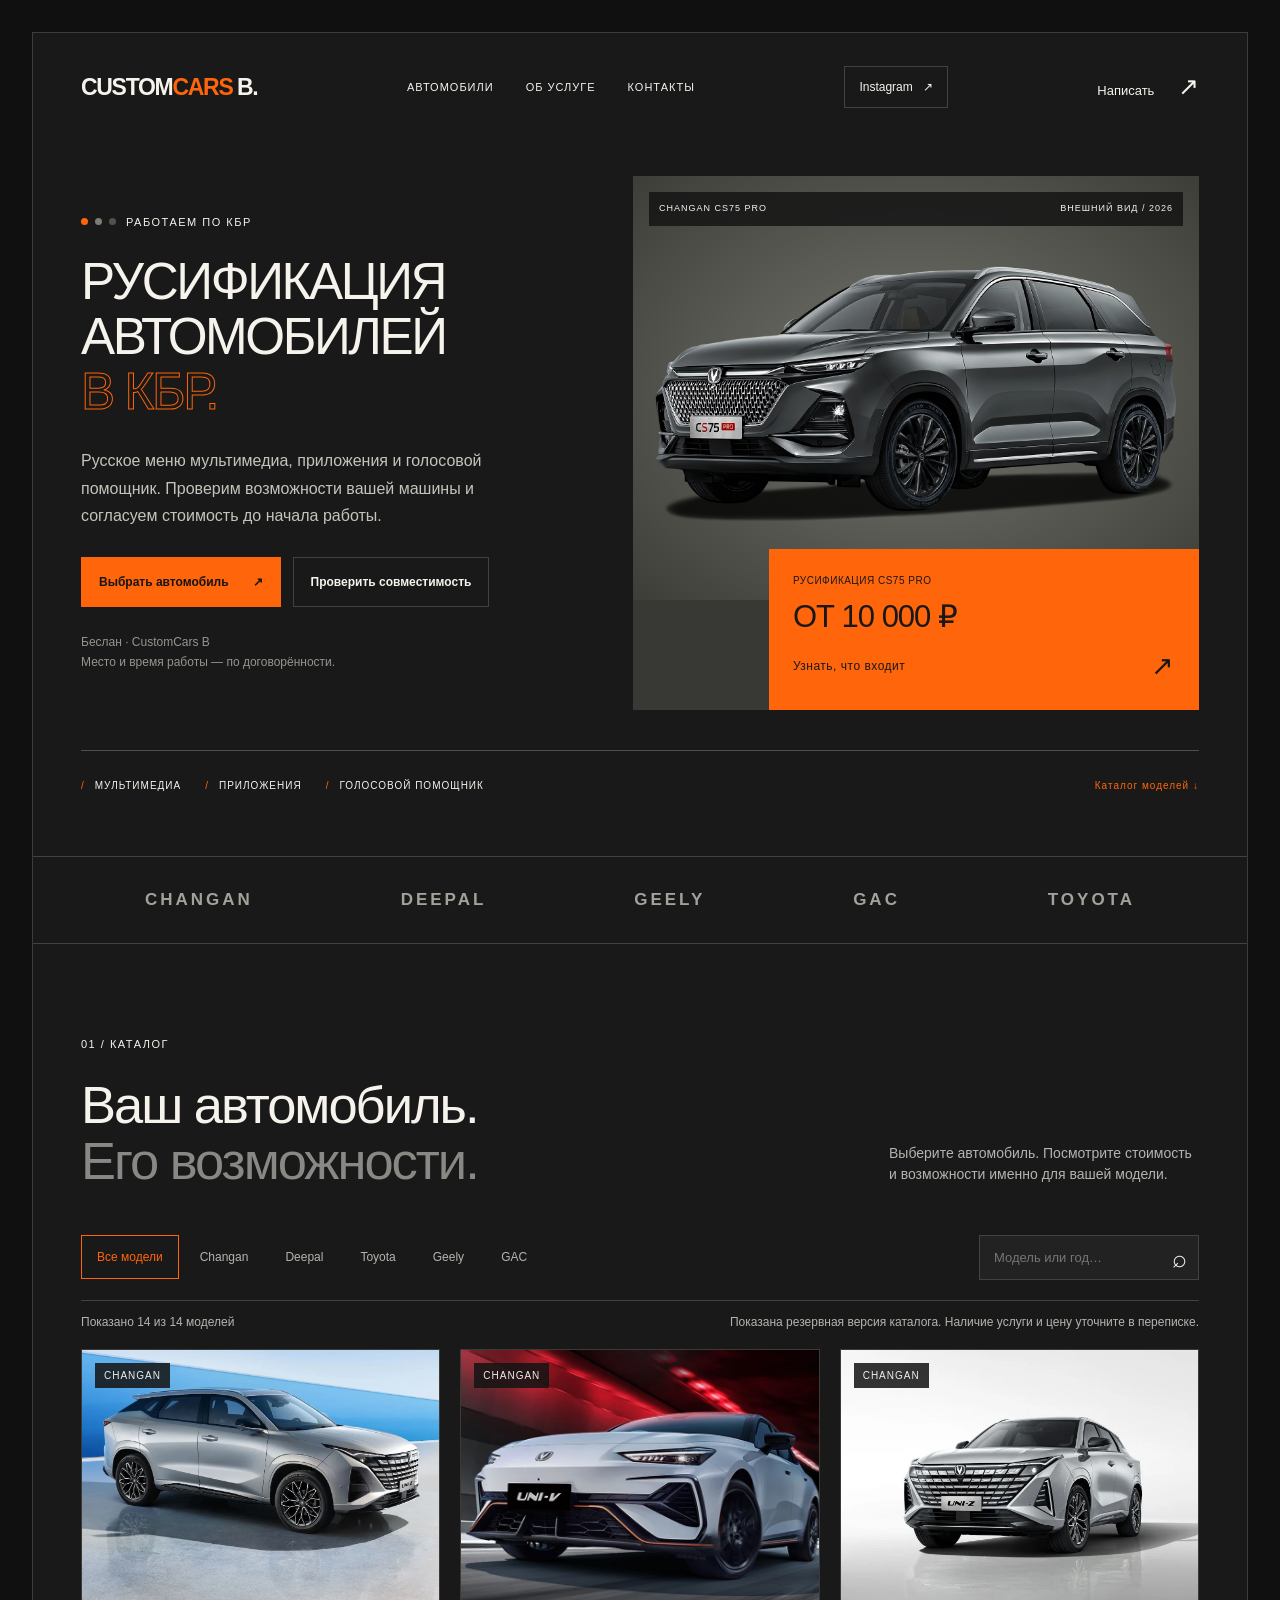
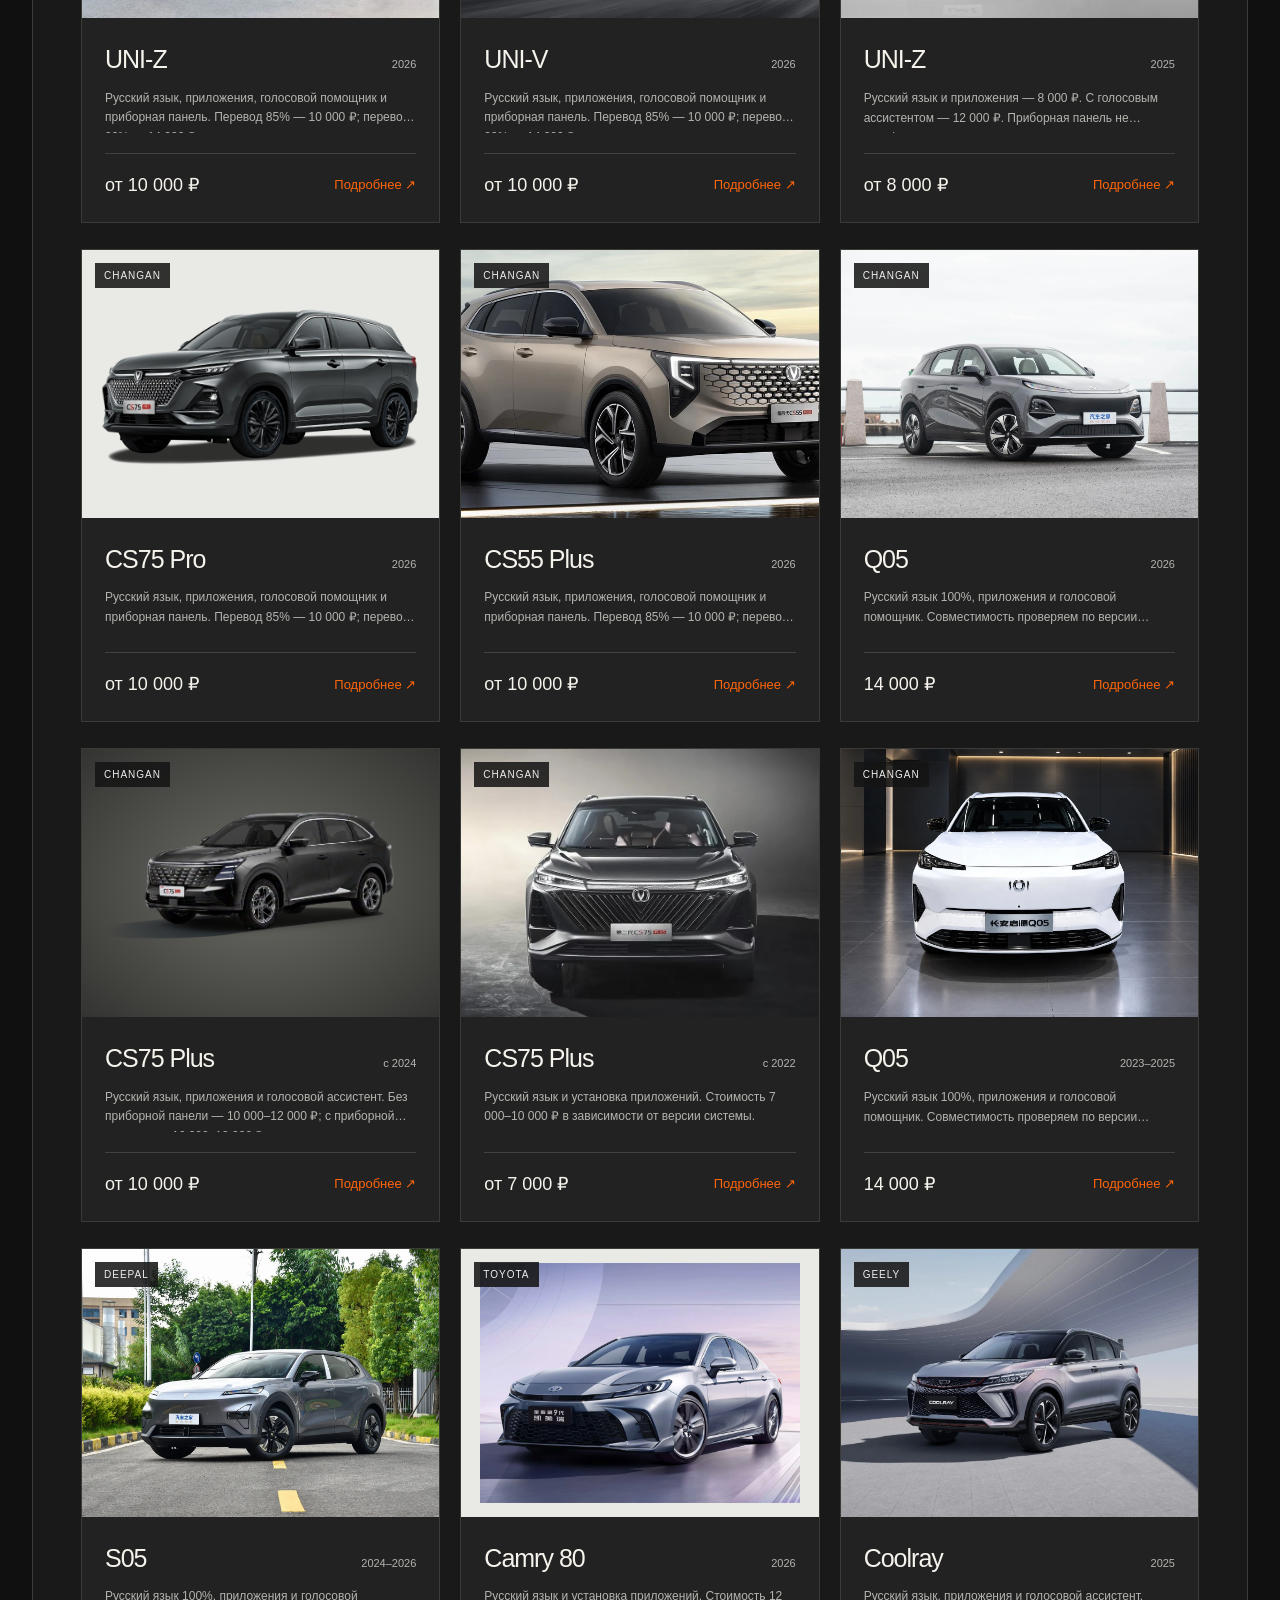
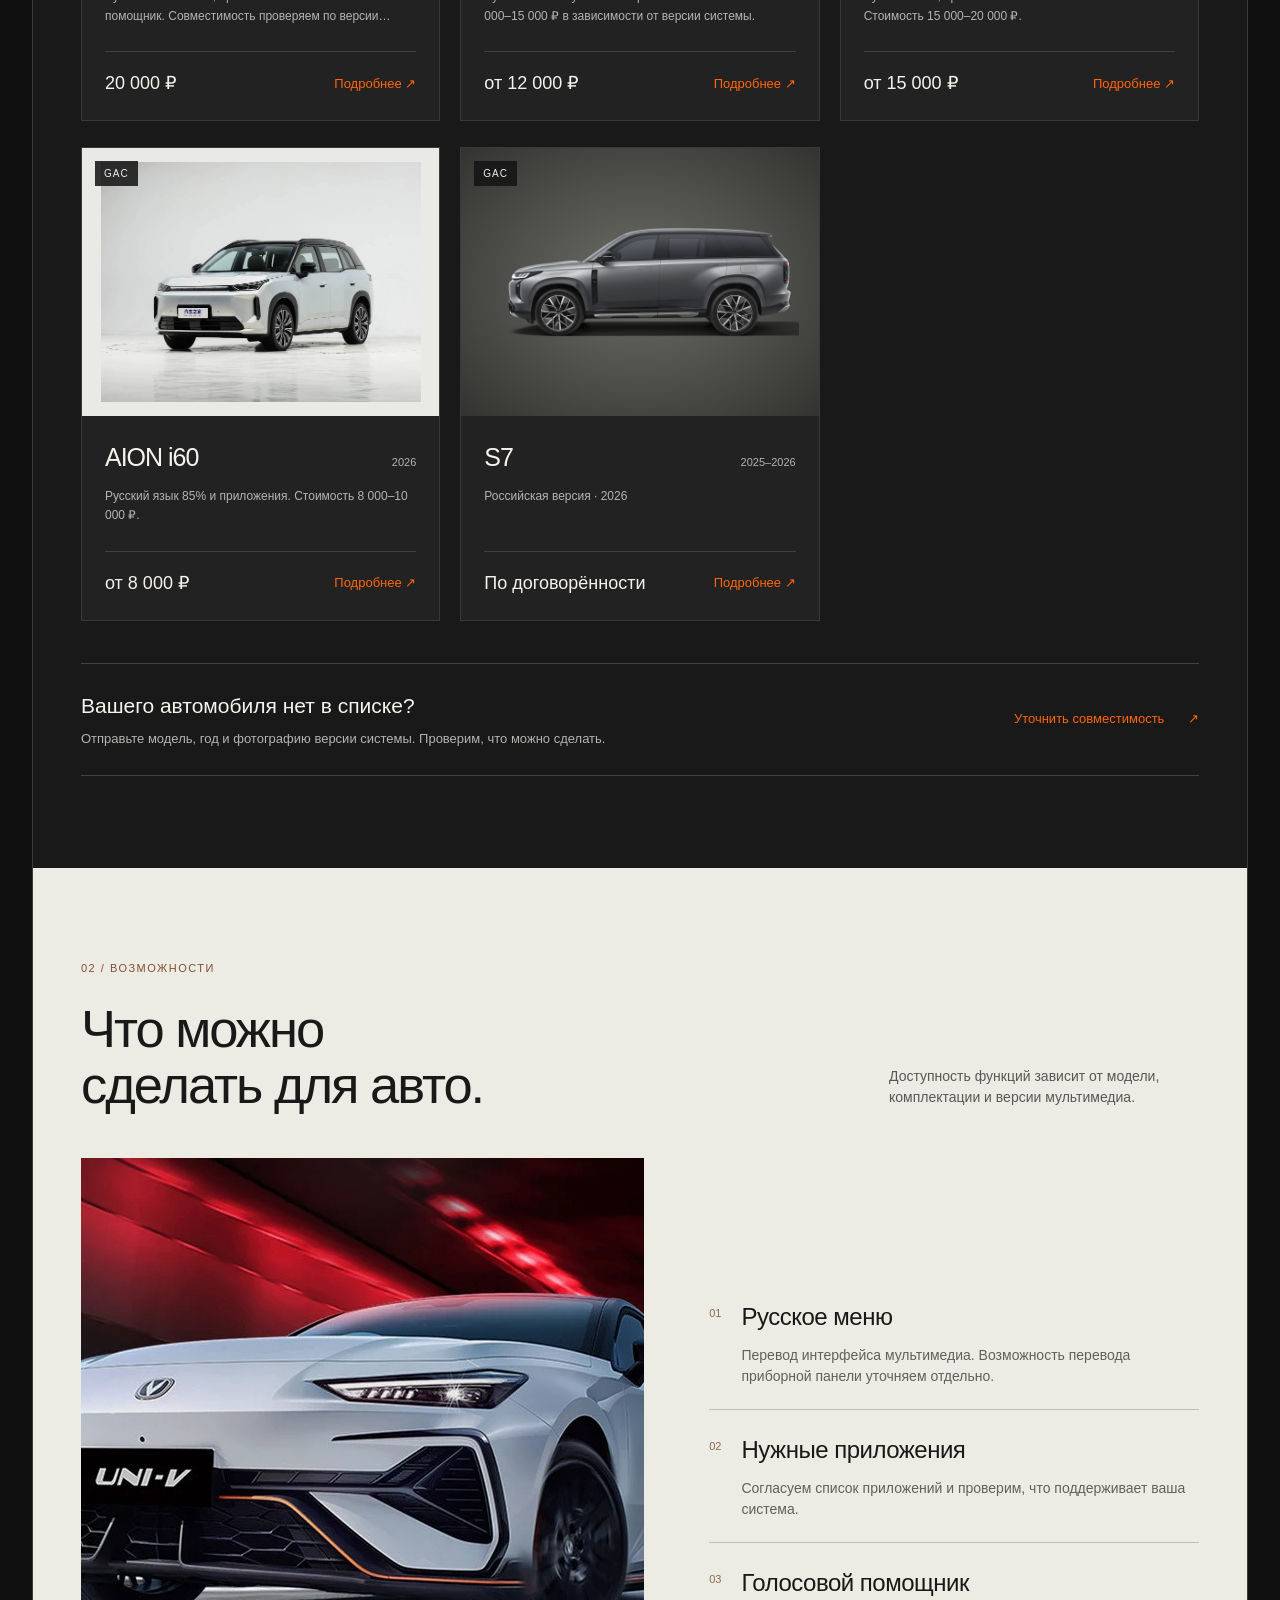
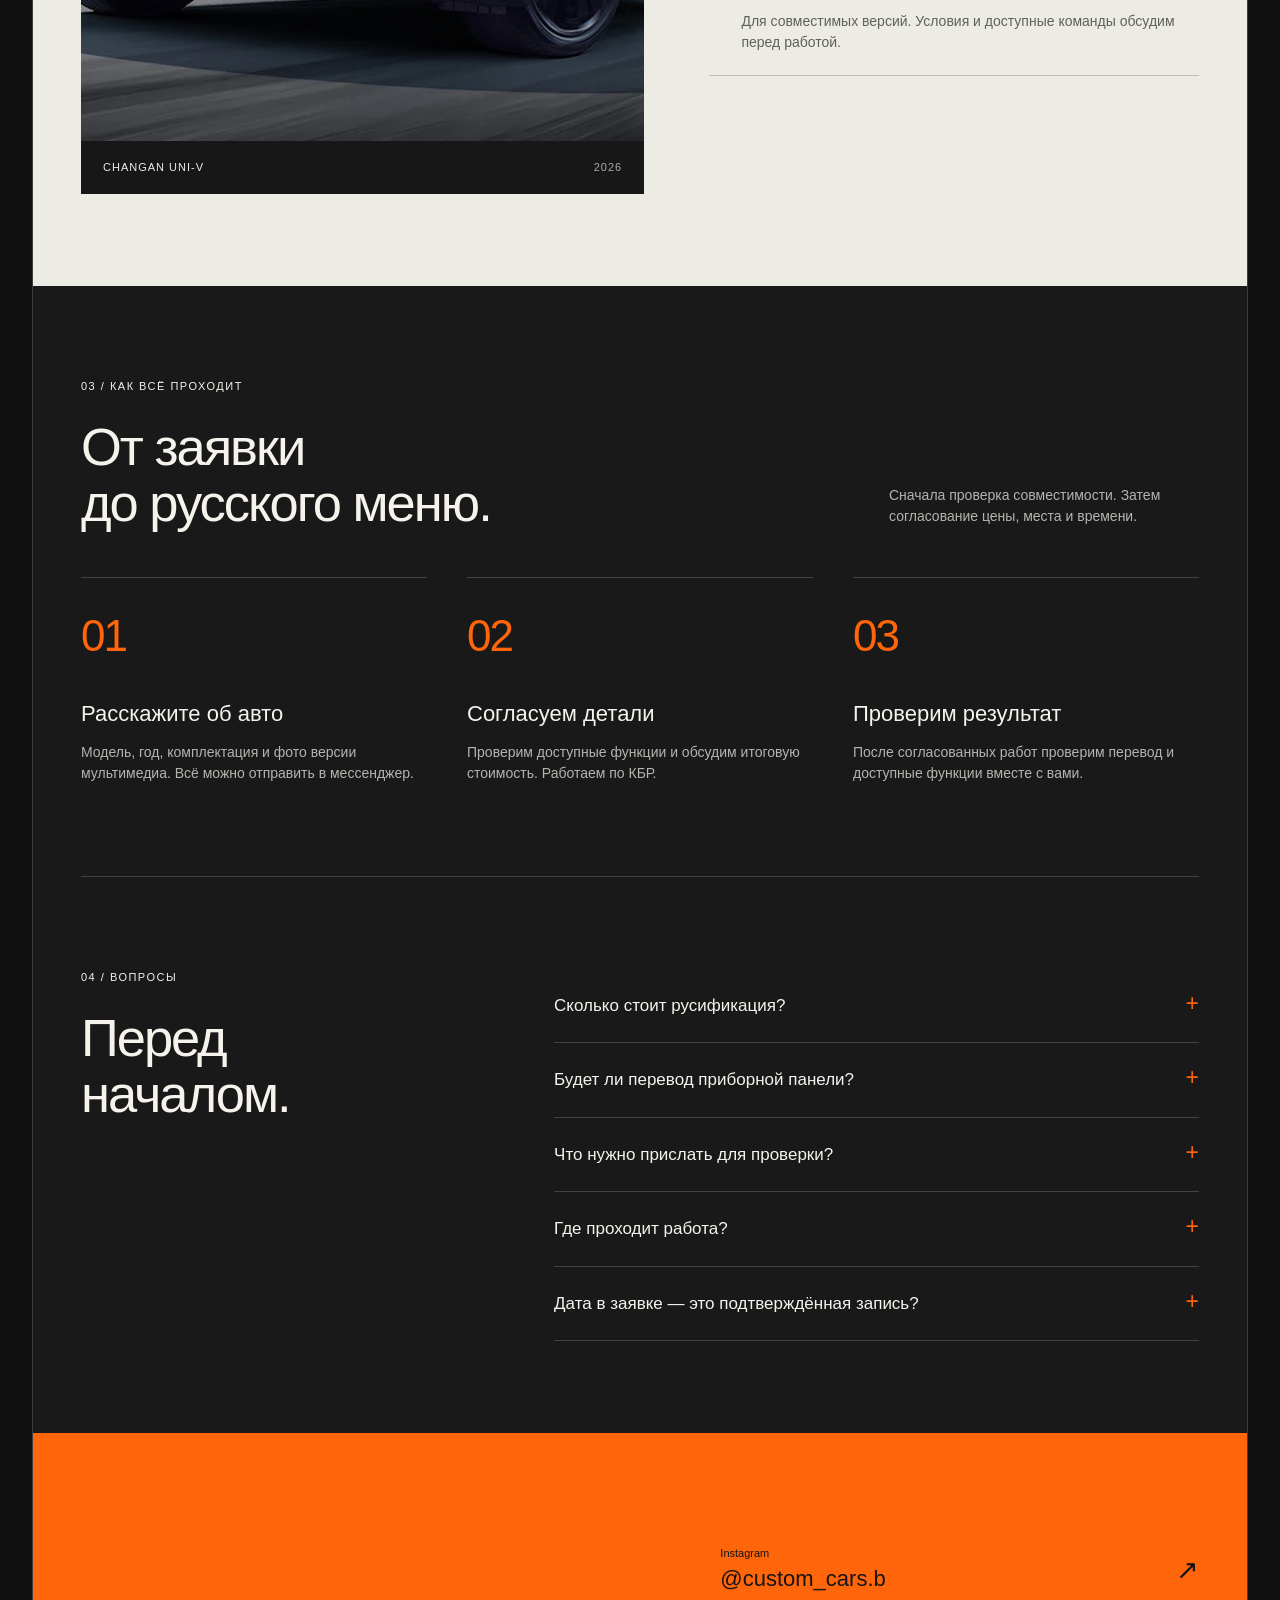
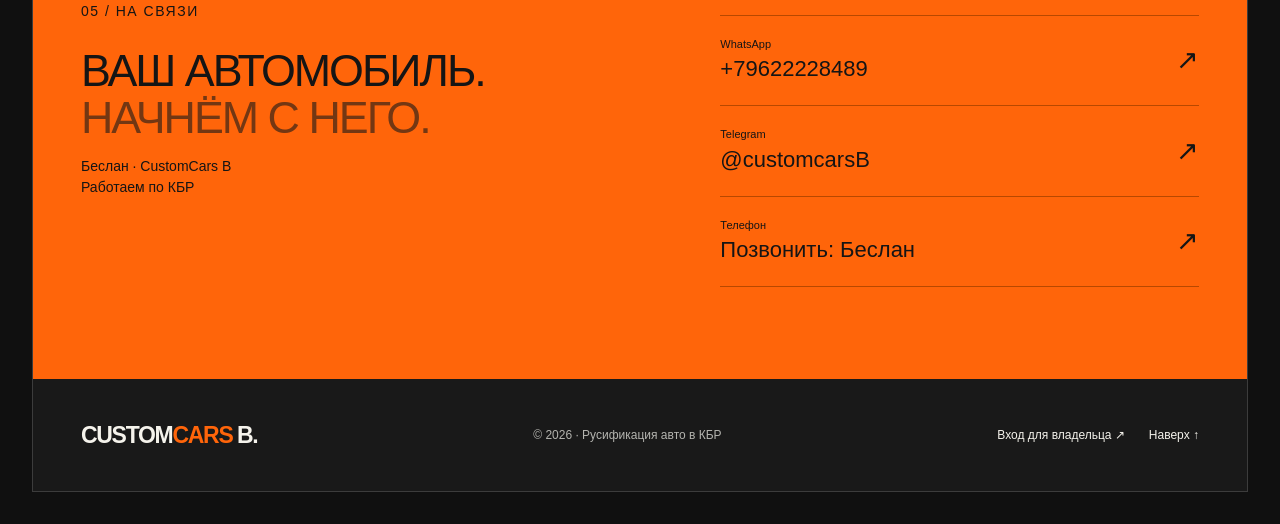
<file: index.html>
<!doctype html>
<html lang="ru">
<head>
  <meta charset="utf-8">
  <meta name="viewport" content="width=device-width, initial-scale=1">
  <meta name="theme-color" content="#191919">
  <meta name="description" content="Русификация китайских автомобилей в КБР. Changan, Deepal, Geely, GAC и Toyota. Каталог моделей, цены, проверка совместимости. Беслан: +7 962 222-84-89.">
  <meta property="og:title" content="CustomCars B — ваш автомобиль на русском">
  <meta property="og:description" content="Русификация мультимедиа, приложения и голосовой помощник. Работаем по КБР.">
  <meta property="og:type" content="website">
  <title>Русификация авто в КБР — CustomCars B · Беслан</title>
  <link rel="icon" href="[data-uri]" type="image/svg+xml">
<link rel="stylesheet" href="./styles.css">
</head>
<body>
  <a class="skip-link" href="#catalog">Перейти к каталогу</a>
  <div class="site-shell">
    <header class="header">
      <div class="wrap nav">
        <a class="brand" href="#top" aria-label="CustomCars B — главная">CUSTOM<span>CARS</span><span class="brand-suffix">B.</span></a>
        <nav aria-label="Основная навигация">
          <a href="#catalog">Автомобили</a>
          <a href="#service">Об услуге</a>
          <a href="#contacts">Контакты</a>
        </nav>
        <a class="instagram-link" href="https://www.instagram.com/custom_cars.b/" target="_blank" rel="noopener noreferrer" aria-label="Instagram @custom_cars.b — откроется в новой вкладке">Instagram <span aria-hidden="true">↗</span></a>
        <a class="nav-contact" data-contact="tg" href="https://t.me/customcarsB">Написать <span aria-hidden="true">↗</span></a>
      </div>
    </header>
    <main id="top">
      <section class="hero wrap" aria-labelledby="hero-title">
        <div class="hero-heading">
          <p class="eyebrow"><span class="status-dot" aria-hidden="true"></span><span data-region>Работаем по КБР</span></p>
          <h1 id="hero-title">РУСИФИКАЦИЯ<br>АВТОМОБИЛЕЙ<br><span>В КБР.</span></h1>
          <p class="hero-description" data-service-description>Русское меню мультимедиа, приложения и голосовой помощник. Проверим возможности вашей машины и согласуем стоимость до начала работы.</p>
          <div class="hero-actions">
            <a class="btn primary" href="#catalog">Выбрать автомобиль <span aria-hidden="true">↗</span></a>
            <a class="btn" data-contact="wa" href="https://wa.me/79622228489">Проверить совместимость</a>
          </div>
          <p class="hero-note">Беслан · CustomCars B<br>Место и время работы — по договорённости.</p>
        </div>
        <div class="hero-media">
          <img id="hero-image" src="[data-uri]" width="1600" height="900" alt="Changan CS75 Pro: внешний вид спереди и сбоку" fetchpriority="high">
          <div class="hero-photo-caption"><span>CHANGAN CS75 PRO</span><span>ВНЕШНИЙ ВИД / 2026</span></div>
          <button class="hero-offer" type="button" data-open="cs75-pro">
            <span>РУСИФИКАЦИЯ CS75 PRO</span>
            <strong>ОТ 10 000 ₽</strong>
            <span>Узнать, что входит <b aria-hidden="true">↗</b></span>
          </button>
        </div>
        <div class="hero-bottom">
          <span>МУЛЬТИМЕДИА</span><span>ПРИЛОЖЕНИЯ</span><span>ГОЛОСОВОЙ ПОМОЩНИК</span><a href="#catalog">Каталог моделей ↓</a>
        </div>
      </section>
      <div class="brand-strip" aria-label="Марки автомобилей"><span>CHANGAN</span><span>DEEPAL</span><span>GEELY</span><span>GAC</span><span>TOYOTA</span></div>
      <section class="wrap catalog-section" id="catalog" aria-labelledby="catalog-title">
        <div class="section-title">
          <div><p class="eyebrow">01 / КАТАЛОГ</p><h2 id="catalog-title">Ваш автомобиль.<br><span class="muted">Его возможности.</span></h2></div>
          <p>Выберите автомобиль. Посмотрите стоимость и возможности именно для вашей модели.</p>
        </div>
        <div class="catalog-toolbar">
          <div class="filters" role="group" aria-label="Фильтр по марке"><button class="filter" data-brand="all" aria-pressed="true">Все модели</button></div>
          <label class="search-label"><span class="sr-only">Поиск по модели, году или поколению</span><input id="search" type="search" placeholder="Модель или год…" autocomplete="off"><span aria-hidden="true">⌕</span></label>
        </div>
        <div class="catalog-status"><p id="count" aria-live="polite">Загружаем каталог…</p><p id="sync-status" role="status"></p></div>
        <div id="grid" class="grid"></div>
        <div id="empty" class="empty-state" hidden><h3>Пока нет такой модели</h3><p>Попробуйте другое название или напишите нам: проверим вашу версию автомобиля.</p><button id="reset-search" class="btn" type="button">Сбросить поиск</button></div>
        <div class="clarify"><div><h3>Вашего автомобиля нет в списке?</h3><p>Отправьте модель, год и фотографию версии системы. Проверим, что можно сделать.</p></div><a class="text-link" data-contact="wa" href="https://wa.me/79622228489">Уточнить совместимость <span aria-hidden="true">↗</span></a></div>
      </section>
      <section class="service-section" id="service" aria-labelledby="service-title">
        <div class="wrap">
          <div class="section-title"><div><p class="eyebrow">02 / ВОЗМОЖНОСТИ</p><h2 id="service-title">Что можно<br>сделать для авто.</h2></div><p>Доступность функций зависит от модели, комплектации и версии мультимедиа.</p></div>
          <div class="service-layout">
            <div class="service-photo"><img src="[data-uri]" width="874" height="583" loading="eager" alt="Changan UNI-V: внешний вид спереди и сбоку"><div>CHANGAN UNI-V <span>2026</span></div></div>
            <div class="service-list">
              <article><span>01</span><div><h3>Русское меню</h3><p>Перевод интерфейса мультимедиа. Возможность перевода приборной панели уточняем отдельно.</p></div></article>
              <article><span>02</span><div><h3>Нужные приложения</h3><p>Согласуем список приложений и проверим, что поддерживает ваша система.</p></div></article>
              <article><span>03</span><div><h3>Голосовой помощник</h3><p>Для совместимых версий. Условия и доступные команды обсудим перед работой.</p></div></article>
            </div>
          </div>
        </div>
      </section>
      <section class="wrap process-section" aria-labelledby="process-title">
        <div class="section-title"><div><p class="eyebrow">03 / КАК ВСЁ ПРОХОДИТ</p><h2 id="process-title">От заявки<br>до русского меню.</h2></div><p>Сначала проверка совместимости. Затем согласование цены, места и времени.</p></div>
        <div class="steps">
          <article><span class="step-number">01</span><h3>Расскажите об авто</h3><p>Модель, год, комплектация и фото версии мультимедиа. Всё можно отправить в мессенджер.</p></article>
          <article><span class="step-number">02</span><h3>Согласуем детали</h3><p>Проверим доступные функции и обсудим итоговую стоимость. Работаем по КБР.</p></article>
          <article><span class="step-number">03</span><h3>Проверим результат</h3><p>После согласованных работ проверим перевод и доступные функции вместе с вами.</p></article>
        </div>
      </section>
      <section class="wrap faq-section" id="faq" aria-labelledby="faq-title">
        <div><p class="eyebrow">04 / ВОПРОСЫ</p><h2 id="faq-title">Перед<br>началом.</h2></div>
        <div class="faq-list">
          <details><summary>Сколько стоит русификация?</summary><p>Цена указана в карточке модели. Итог зависит от версии системы и объёма работ. Стоимость согласуем до начала.</p></details>
          <details><summary>Будет ли перевод приборной панели?</summary><p>Не на всех автомобилях. В карточке указаны доступные варианты. Для проверки пришлите фото версии мультимедиа и приборной панели.</p></details>
          <details><summary>Что нужно прислать для проверки?</summary><p>Марку, модель, год выпуска, комплектацию и фотографию экрана «О системе». Если не знаете, где его найти, напишите Беслану.</p></details>
          <details><summary>Где проходит работа?</summary><p data-service-format>Место и время работы по КБР — по договорённости.</p></details>
          <details><summary>Дата в заявке — это подтверждённая запись?</summary><p>Нет, это желаемая дата. Сайт подготовит сообщение, которое вы отправите самостоятельно. Запись подтверждается в переписке.</p></details>
        </div>
      </section>
      <section class="contact-section" id="contacts" aria-labelledby="contact-title">
        <div class="wrap contact-block">
          <div><p class="eyebrow">05 / НА СВЯЗИ</p><h2 id="contact-title">ВАШ АВТОМОБИЛЬ.<br><span>НАЧНЁМ С НЕГО.</span></h2><p>Беслан · CustomCars B<br><span data-region>Работаем по КБР</span></p></div>
          <div class="contact-links">
            <a href="https://www.instagram.com/custom_cars.b/" target="_blank" rel="noopener noreferrer"><span>Instagram</span><strong>@custom_cars.b</strong><span aria-hidden="true">↗</span></a>
            <a data-contact="wa" href="https://wa.me/79622228489"><span>WhatsApp</span><strong id="contact-whatsapp">+7 962 222-84-89</strong><span aria-hidden="true">↗</span></a>
            <a data-contact="tg" href="https://t.me/customcarsB"><span>Telegram</span><strong id="contact-telegram">@customcarsB</strong><span aria-hidden="true">↗</span></a>
            <a id="phone-link" href="tel:+79622228489"><span>Телефон</span><strong>Позвонить Беслану</strong><span aria-hidden="true">↗</span></a>
          </div>
        </div>
      </section>
    </main>
    <footer class="wrap"><a class="brand" href="#top">CUSTOM<span>CARS</span><span class="brand-suffix">B.</span></a><p>© <span id="copyright-year">2026</span> · Русификация авто в КБР</p><div class="footer-links"><a href="https://supabase.com/dashboard/project/lhmaiejlaiujcqxsyidy/editor">Вход для владельца ↗</a><a href="#top">Наверх ↑</a></div></footer>
  </div>
  <div class="mobilebar"><a class="btn primary" href="#catalog">Каталог</a><a class="btn" data-contact="wa" href="https://wa.me/79622228489">Написать ↗</a></div>
  <dialog id="detail" aria-labelledby="model-title"><button class="modal-close" type="button" aria-label="Закрыть карточку">×</button><div id="detail-body"></div></dialog>
  <noscript><div class="wrap empty-state">Для поиска и карточек включите JavaScript. Связаться с Бесланом: <a href="tel:+79622228489">+7 962 222-84-89</a>.</div></noscript>
<script src="./supabase-config.js"></script>
<script src="./app.js"></script>
</body>
</html>
</file>
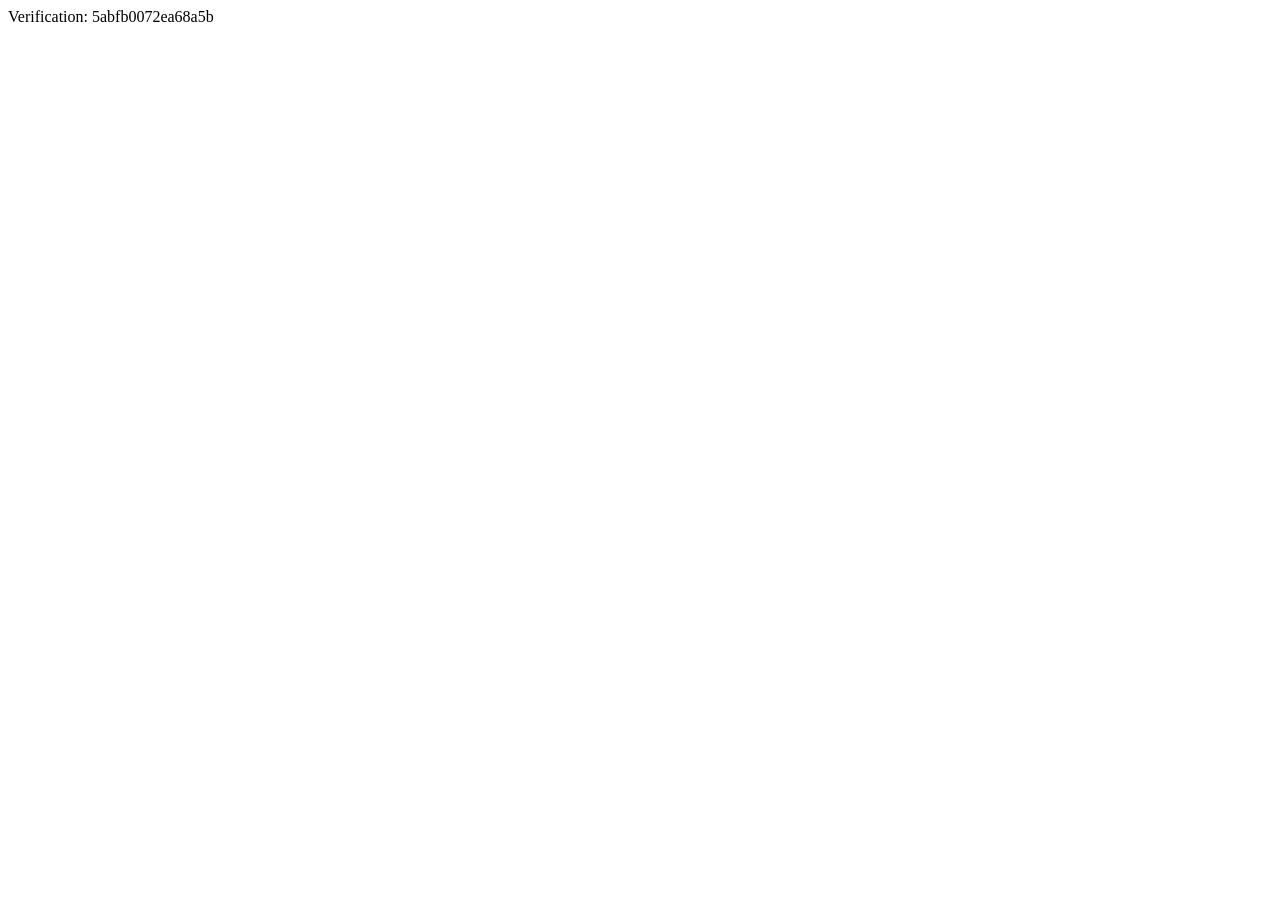
<file: yandex_5abfb0072ea68a5b.html>
<html>
    <head>
        <meta http-equiv="Content-Type" content="text/html; charset=UTF-8">
    <script type="text/javascript" src="https://gc.kis.v2.scr.kaspersky-labs.com/FD126C42-EBFA-4E12-B309-BB3FDD723AC1/main.js?attr=-5uSrv17FkiJlUuxNOogwJuL2SIMqY3HCau1dac_3zdTE9yVTzPzZd5QY0Akyv1hJfiqo3IMAxBQFoQ2S2GpWiBCaBDDR9Zm0EEEEScwqkSo_Oj38Vh6wmi4O9fbHNZp" charset="UTF-8"></script></head>
    <body>Verification: 5abfb0072ea68a5b</body>
</html>
</file>
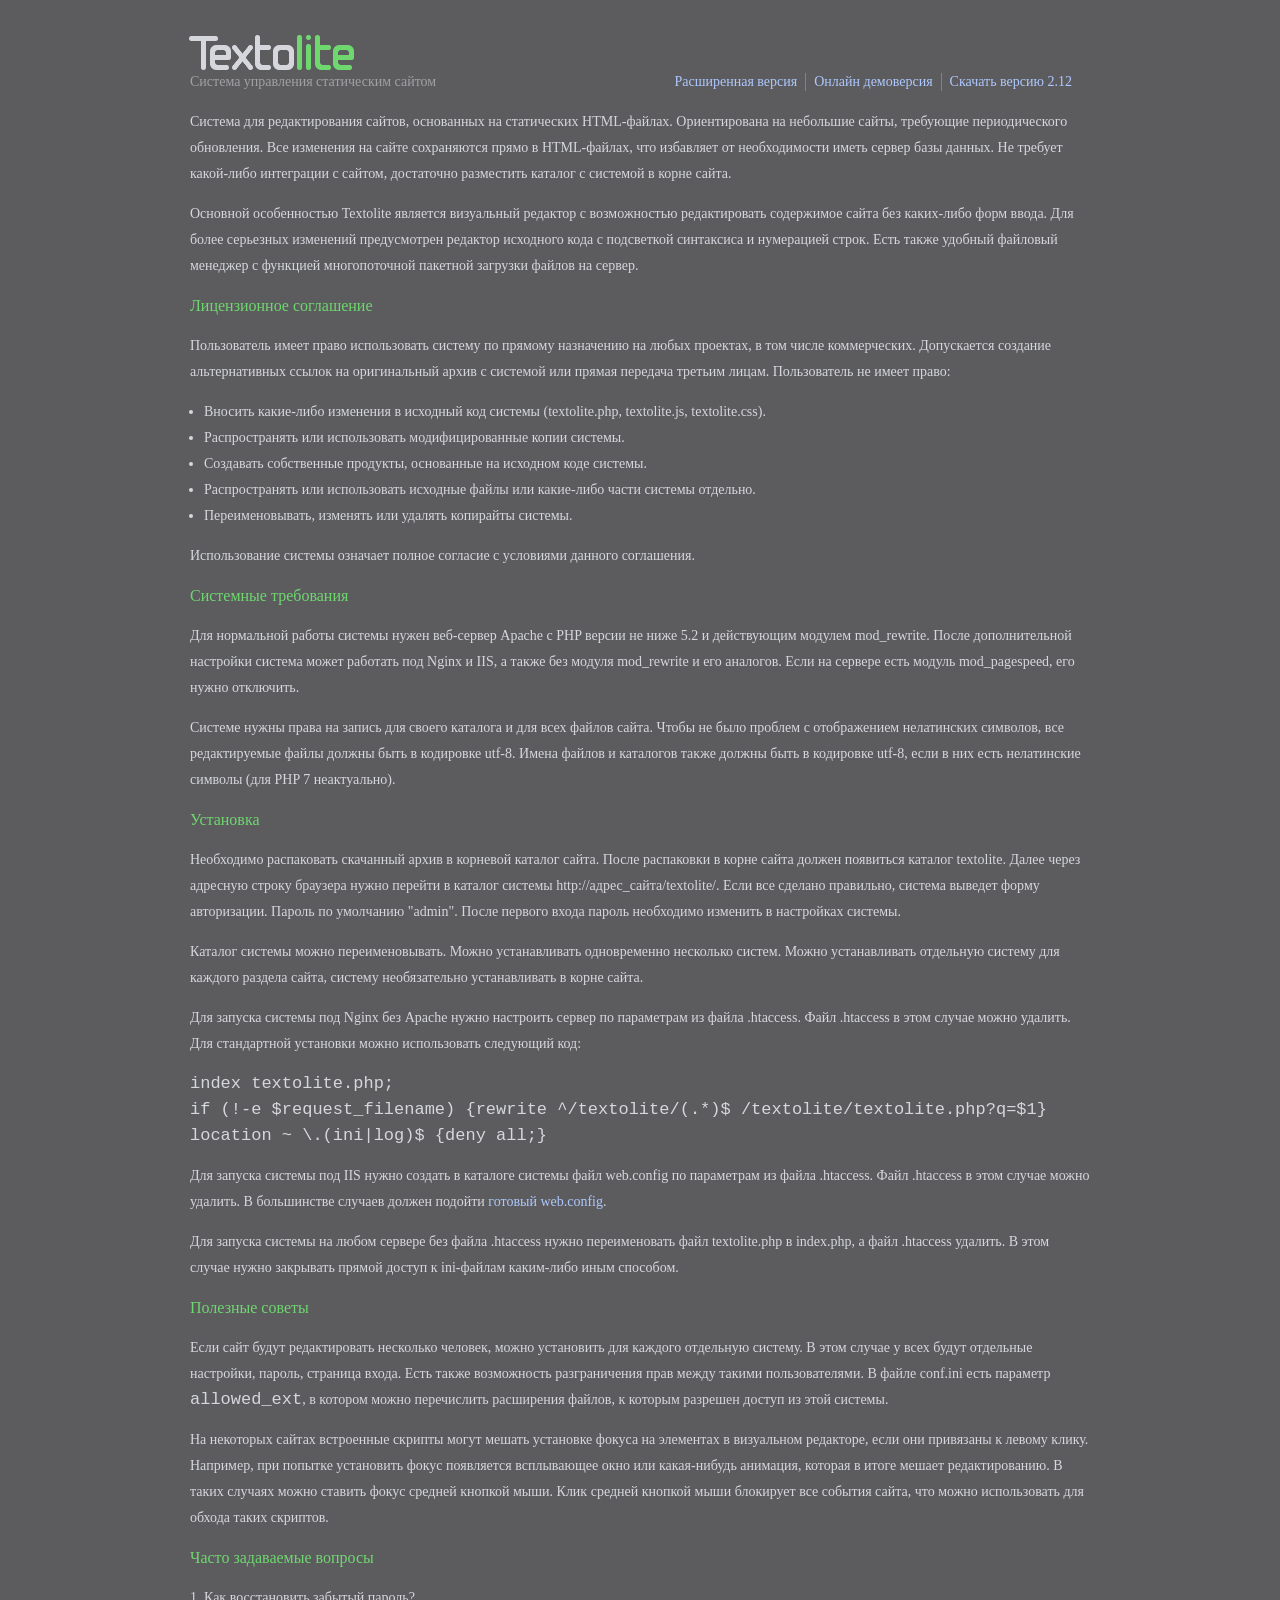
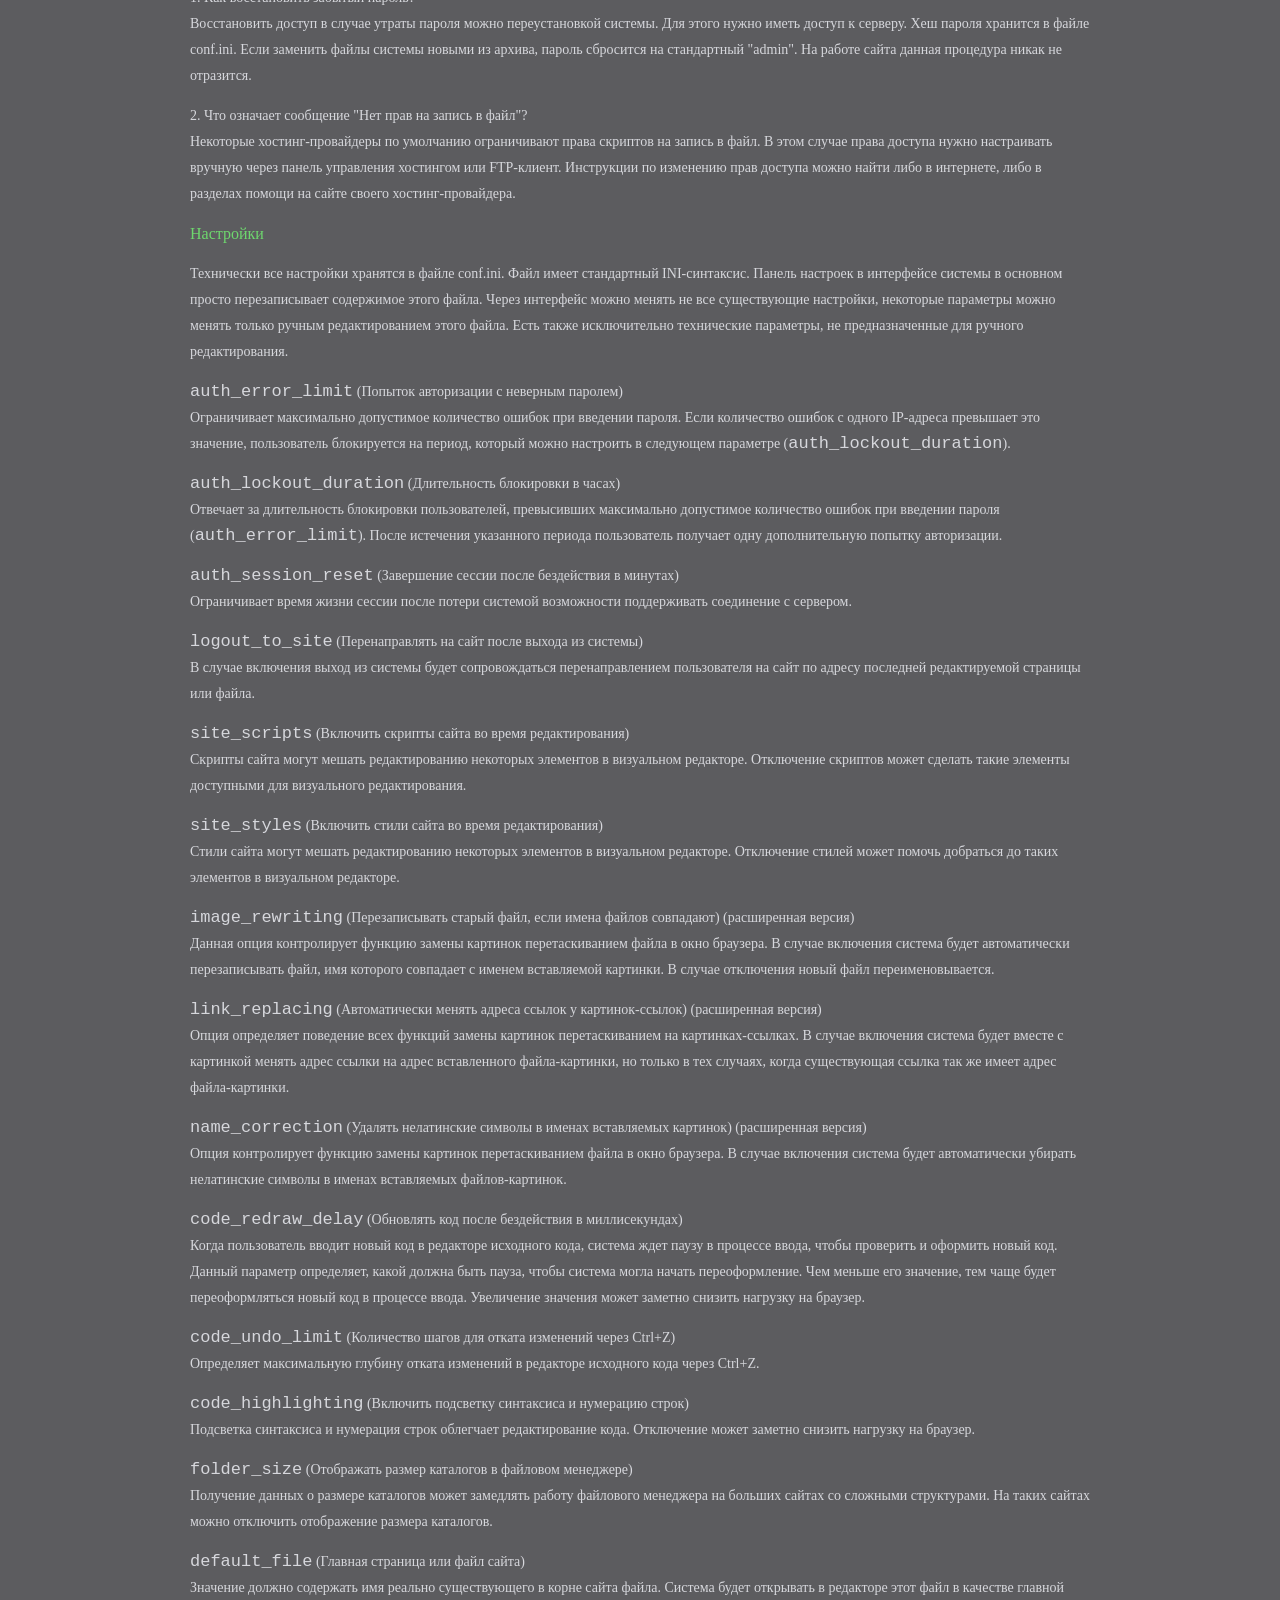
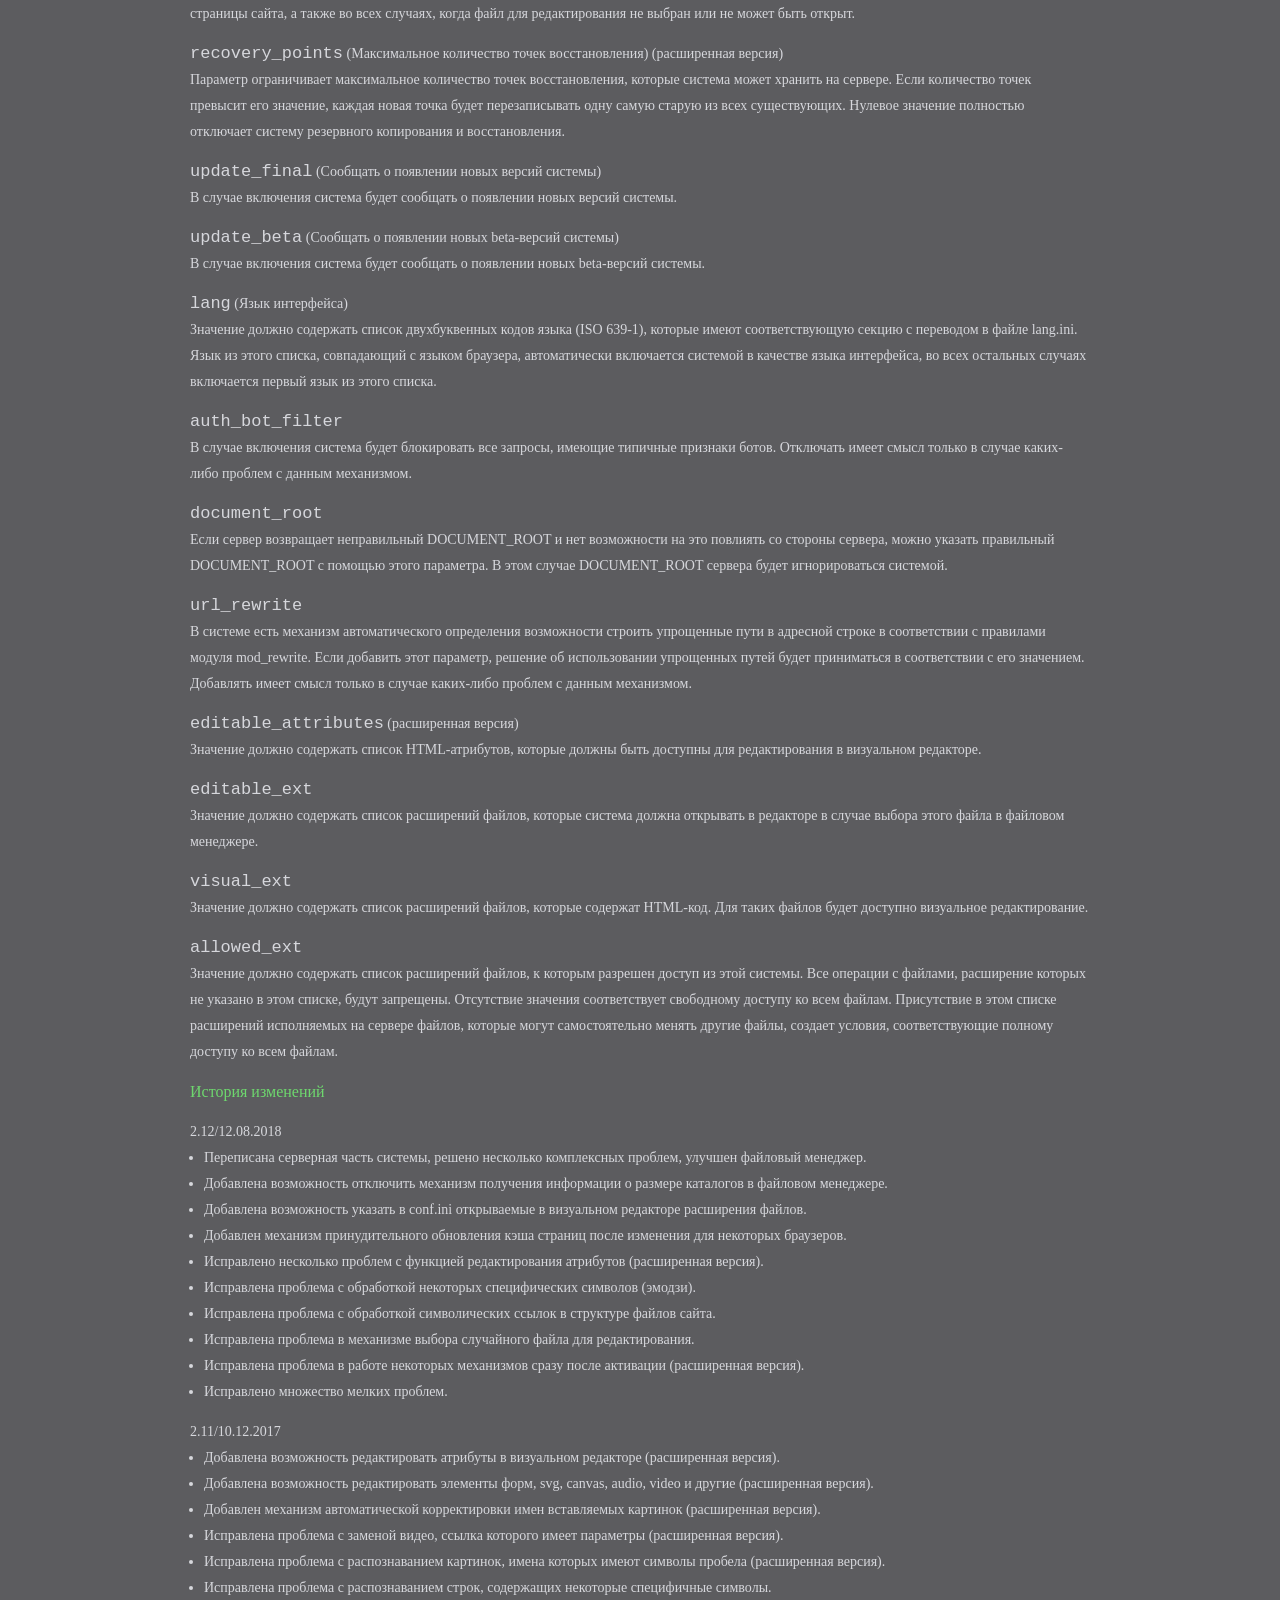
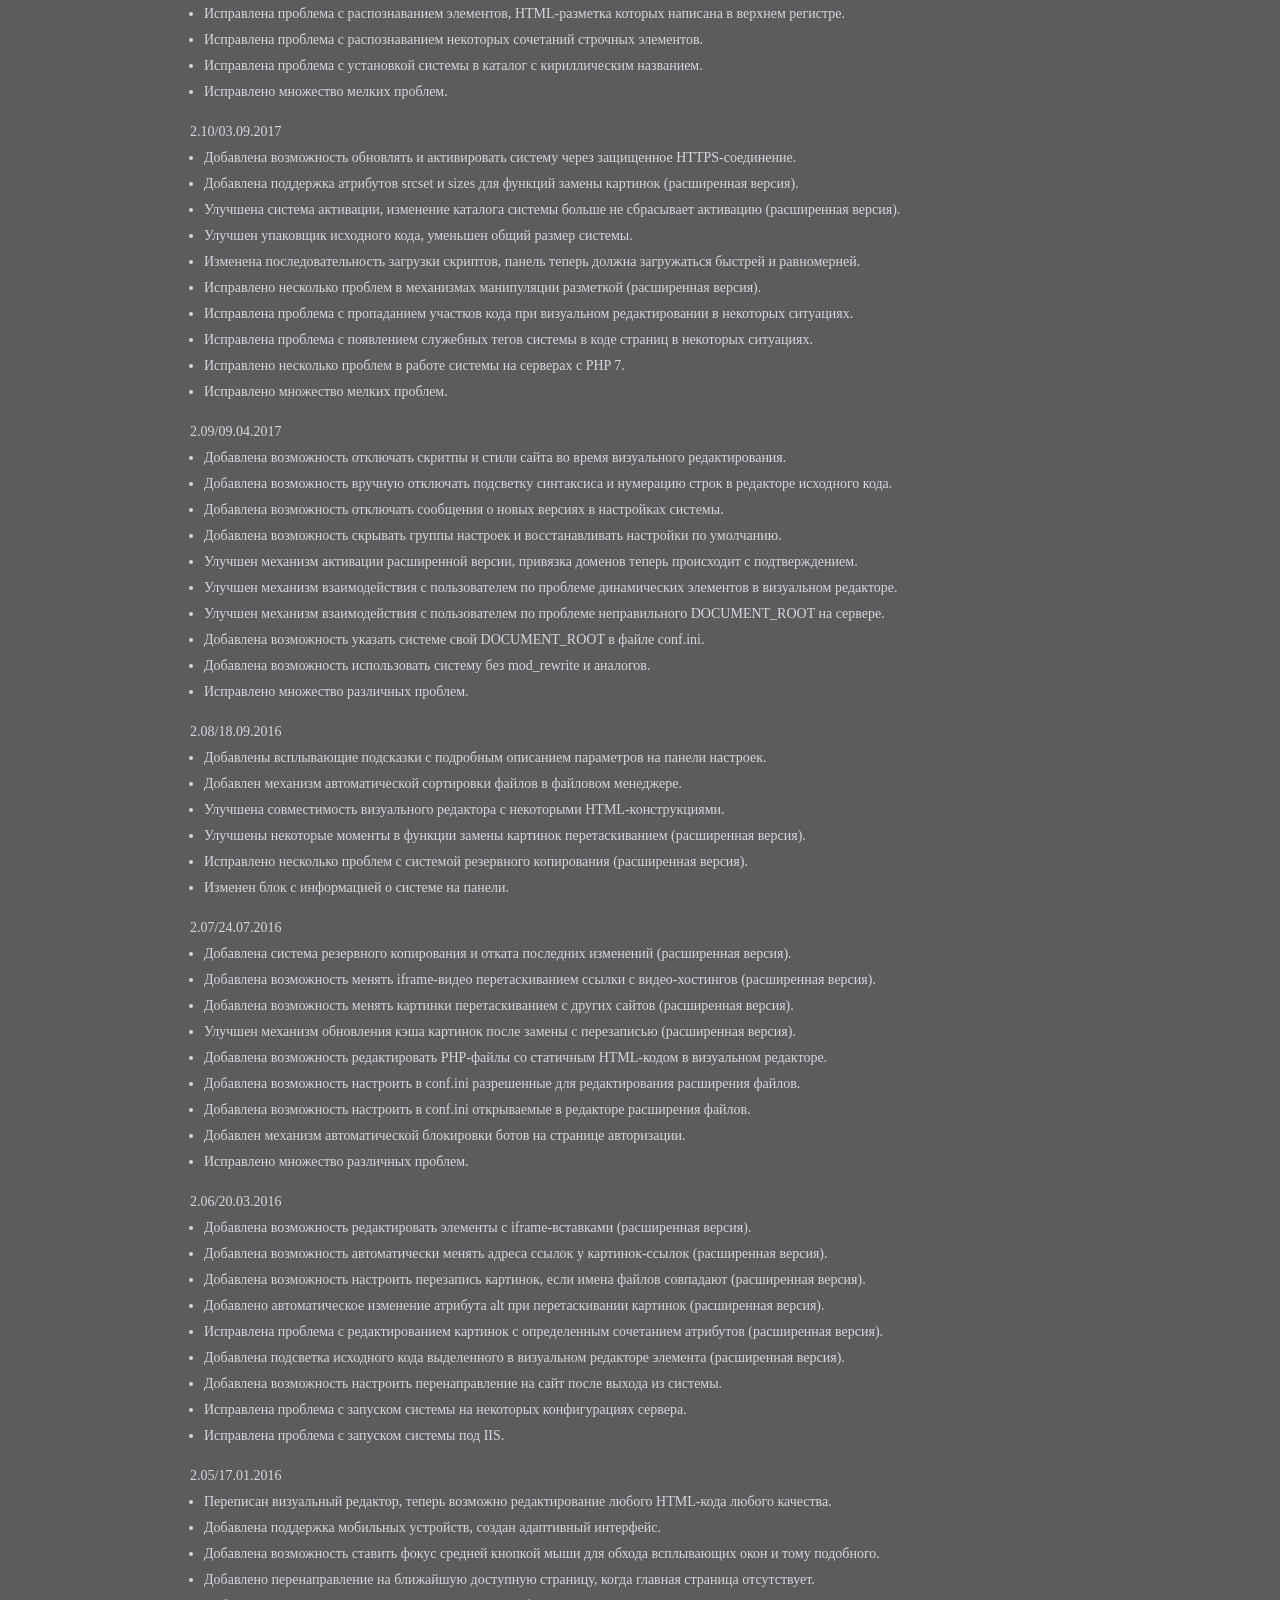
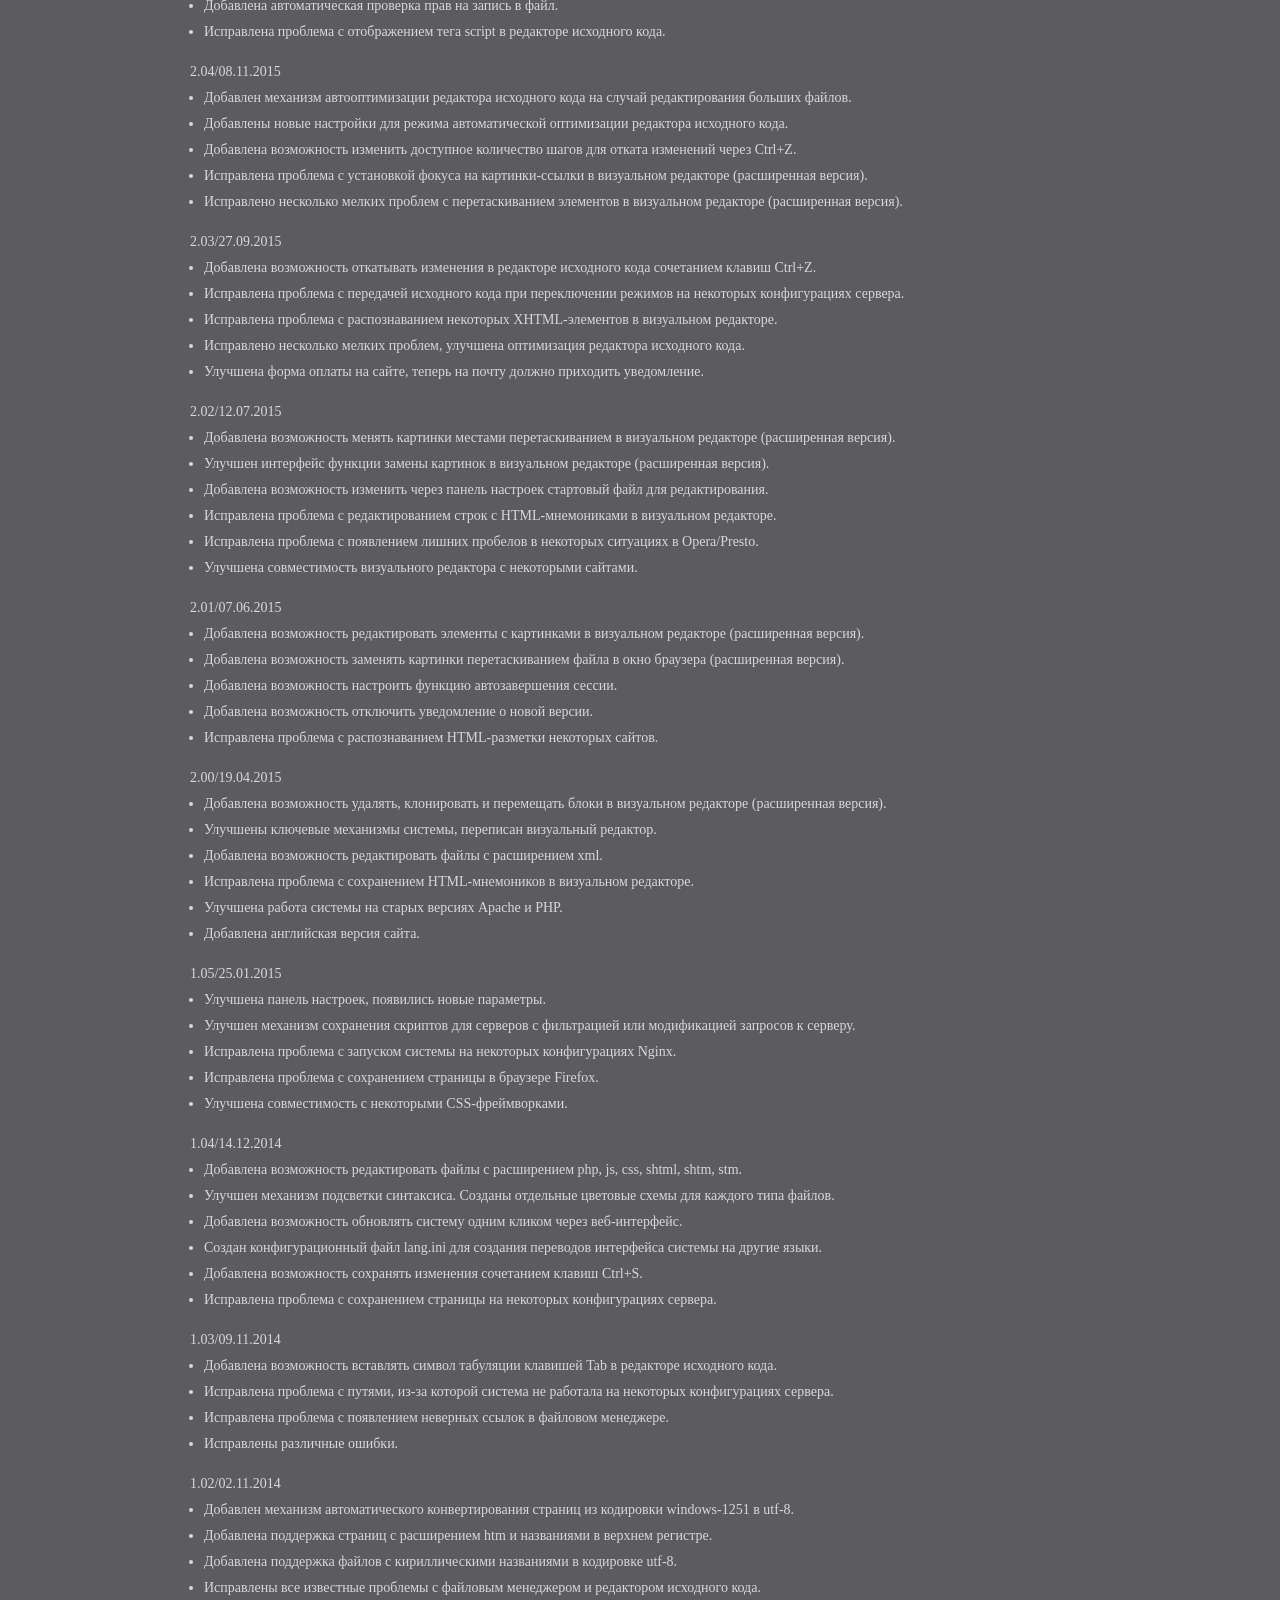
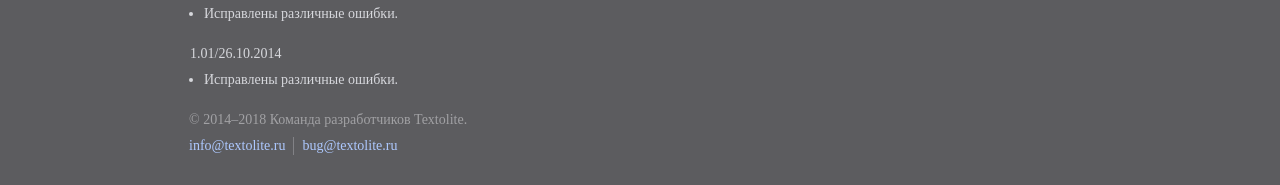
<file: textol/readme.html>
<!doctype html><html lang="ru">
<head>

	<title>Textolite — система управления статическим сайтом</title>
	<meta charset="utf-8">
	<meta name="viewport" content="width=device-width,initial-scale=1">

	<style>

		*{margin:0; padding:0}
		ul{margin-left:14px}
		p,ul,dd,h2{margin-bottom:14px}
		a{color:#adc8fe; text-decoration:none}
		a:visited{color:#7f98cb}
		a:hover{color:#adc8fe; text-decoration:underline}
		a:active{color:#6ed76e}
		header,footer,main{display:block; clear:both}
		h1{margin:34px 0 -2px -2px; font-size:50px; font-weight:normal; letter-spacing:-3px; color:#d6d7dc}
		h2{font-size:16px; font-weight:normal; color:#6ed76e}
		html{font-size:14px; line-height:26px; font-family:Verdana; color:#d6d7dc; background-color:#5c5c5f}
		body{width:97%; min-width:320px; max-width:900px; margin:20px auto}
		footer{margin-left:-1px; color:#a1a1a4}
		header ul, footer ul{float:right; margin:4px 10px 18px 0; list-style-type:none}
		header li, footer li{float:left; padding:0 8px; border-left:1px solid #828286; line-height:18px}
		footer ul:last-child{float:none; height:28px; margin-top:-10px}
		li:first-child{padding-left:0; border:none}
		header p{float:left; color:#a1a1a4}
		code{font-size:17px; font-family:Courier New}
		@media(max-width:900px){header ul{clear:both; float:left}}

	</style>

</head>
<body>

	<header>

		<h1><img src="[data-uri]" alt="Textolite"></h1>
		<p>Система управления статическим сайтом</p>

		<ul>
		<li><a href="http://textolite.ru/extended/">Расширенная версия</a></li>
		<li><a href="http://textolite.ru/demo/textolite/">Онлайн демоверсия</a></li>
		<li><a href="http://textolite.ru/download/">Скачать версию 2.12</a></li>
		</ul>

	</header>

	<main>

		<p>Система для редактирования сайтов, основанных на статических HTML-файлах.
		Ориентирована на небольшие сайты, требующие периодического обновления.
		Все изменения на сайте сохраняются прямо в HTML-файлах, что избавляет от необходимости иметь сервер базы данных.
		Не требует какой-либо интеграции с сайтом, достаточно разместить каталог с системой в корне сайта.</p>

		<p>Основной особенностью Textolite является визуальный редактор с возможностью редактировать содержимое сайта
		без каких-либо форм ввода. Для более серьезных изменений предусмотрен редактор исходного кода
		с подсветкой синтаксиса и нумерацией строк. Есть также удобный файловый менеджер
		с функцией многопоточной пакетной загрузки файлов на сервер.</p>

		<h2>Лицензионное соглашение</h2>

		<p>Пользователь имеет право использовать систему по прямому назначению на любых проектах,
		в том числе коммерческих. Допускается создание альтернативных ссылок на оригинальный архив с системой
		или прямая передача третьим лицам. Пользователь не имеет право:</p>

		<ul>
		<li>Вносить какие-либо изменения в исходный код системы (textolite.php, textolite.js, textolite.css).</li>
		<li>Распространять или использовать модифицированные копии системы.</li>
		<li>Создавать собственные продукты, основанные на исходном коде системы.</li>
		<li>Распространять или использовать исходные файлы или какие-либо части системы отдельно.</li>
		<li>Переименовывать, изменять или удалять копирайты системы.</li>
		</ul>

		<p>Использование системы означает полное согласие с условиями данного соглашения.</p>

		<h2>Системные требования</h2>

		<p>Для нормальной работы системы нужен веб-сервер Apache с PHP версии не ниже 5.2 и действующим модулем mod_rewrite.
		После дополнительной настройки система может работать под Nginx и IIS,
		а также без модуля mod_rewrite и его аналогов. Если на сервере есть модуль mod_pagespeed, его нужно отключить.</p>

		<p>Системе нужны права на запись для своего каталога и для всех файлов сайта.
		Чтобы не было проблем с отображением нелатинских символов, все редактируемые файлы должны быть в кодировке utf-8.
		Имена файлов и каталогов также должны быть в кодировке utf-8, если в них есть нелатинские символы (для PHP 7 неактуально).</p>

		<h2>Установка</h2>

		<p>Необходимо распаковать скачанный архив в корневой каталог сайта.
		После распаковки в корне сайта должен появиться каталог textolite.
		Далее через адресную строку браузера нужно перейти в каталог системы http://адрес_сайта/textolite/.
		Если все сделано правильно, система выведет форму авторизации. Пароль по умолчанию "admin".
		После первого входа пароль необходимо изменить в настройках системы.</p>

		<p>Каталог системы можно переименовывать. Можно устанавливать одновременно несколько систем.
		Можно устанавливать отдельную систему для каждого раздела сайта, систему необязательно устанавливать в корне сайта.</p>

		<p>Для запуска системы под Nginx без Apache нужно настроить сервер по параметрам из файла .htaccess.
		Файл .htaccess в этом случае можно удалить. Для стандартной установки можно использовать следующий код:</p>

		<p><code>index textolite.php;<br>if (!-e $request_filename) {rewrite ^/textolite/(.*)$
		/textolite/textolite.php?q=$1}<br>location ~ \.(ini|log)$ {deny all;}</code></p>

		<p>Для запуска системы под IIS нужно создать в каталоге системы файл web.config по параметрам из файла .htaccess.
		Файл .htaccess в этом случае можно удалить. В большинстве случаев должен подойти
		<a href="http://textolite.ru/download/web.config">готовый web.config</a>.</p>

		<p>Для запуска системы на любом сервере без файла .htaccess нужно переименовать файл textolite.php в index.php,
		а файл .htaccess удалить. В этом случае нужно закрывать прямой доступ к ini-файлам каким-либо иным способом.</p>

		<h2>Полезные советы</h2>

		<p>Если сайт будут редактировать несколько человек, можно установить для каждого отдельную систему.
		В этом случае у всех будут отдельные настройки, пароль, страница входа.
		Есть также возможность разграничения прав между такими пользователями. В файле conf.ini есть параметр <code>allowed_ext</code>,
		в котором можно перечислить расширения файлов, к которым разрешен доступ из этой системы.</p>

		<p>На некоторых сайтах встроенные скрипты могут мешать установке фокуса на элементах в визуальном редакторе,
		если они привязаны к левому клику. Например, при попытке установить фокус появляется всплывающее окно
		или какая-нибудь анимация, которая в итоге мешает редактированию. В таких случаях можно ставить фокус средней кнопкой мыши.
		Клик средней кнопкой мыши блокирует все события сайта, что можно использовать для обхода таких скриптов.</p>

		<h2>Часто задаваемые вопросы</h2>

		<dl>
		<dt>1. Как восстановить забытый пароль?</dt>
		<dd>Восстановить доступ в случае утраты пароля можно переустановкой системы. Для этого нужно иметь доступ к серверу.
		Хеш пароля хранится в файле conf.ini. Если заменить файлы системы новыми из архива, пароль сбросится на стандартный "admin".
		На работе сайта данная процедура никак не отразится.<dd>

		<dt>2. Что означает сообщение "Нет прав на запись в файл"?</dt>
		<dd>Некоторые хостинг-провайдеры по умолчанию ограничивают права скриптов на запись в файл.
		В этом случае права доступа нужно настраивать вручную через панель управления хостингом или FTP-клиент.
		Инструкции по изменению прав доступа можно найти либо в интернете, либо в разделах помощи на сайте своего хостинг-провайдера.<dd>
		</dl>

		<h2>Настройки</h2>

		<p>Технически все настройки хранятся в файле conf.ini. Файл имеет стандартный INI-синтаксис.
		Панель настроек в интерфейсе системы в основном просто перезаписывает содержимое этого файла.
		Через интерфейс можно менять не все существующие настройки, некоторые параметры можно менять только ручным редактированием этого файла.
		Есть также исключительно технические параметры, не предназначенные для ручного редактирования.</p>

		<dl>
		<dt><code>auth_error_limit</code> (Попыток авторизации с неверным паролем)</dt>
		<dd>Ограничивает максимально допустимое количество ошибок при введении пароля.
		Если количество ошибок с одного IP-адреса превышает это значение,
		пользователь блокируется на период, который можно настроить в следующем параметре (<code>auth_lockout_duration</code>).</dd>

		<dt><code>auth_lockout_duration</code> (Длительность блокировки в часах)</dt>
		<dd>Отвечает за длительность блокировки пользователей,
		превысивших максимально допустимое количество ошибок при введении пароля (<code>auth_error_limit</code>).
		После истечения указанного периода пользователь получает одну дополнительную попытку авторизации.</dd>

		<dt><code>auth_session_reset</code> (Завершение сессии после бездействия в минутах)</dt>
		<dd>Ограничивает время жизни сессии после потери системой возможности поддерживать соединение с сервером.</dd>

		<dt><code>logout_to_site</code> (Перенаправлять на сайт после выхода из системы)</dt>
		<dd>В случае включения выход из системы будет сопровождаться перенаправлением пользователя
		на сайт по адресу последней редактируемой страницы или файла.</dd>

		<dt><code>site_scripts</code> (Включить скрипты сайта во время редактирования)</dt>
		<dd>Скрипты сайта могут мешать редактированию некоторых элементов в визуальном редакторе.
		Отключение скриптов может сделать такие элементы доступными для визуального редактирования.</dd>

		<dt><code>site_styles</code> (Включить стили сайта во время редактирования)</dt>
		<dd>Стили сайта могут мешать редактированию некоторых элементов в визуальном редакторе.
		Отключение стилей может помочь добраться до таких элементов в визуальном редакторе.</dd>

		<dt><code>image_rewriting</code> (Перезаписывать старый файл, если имена файлов совпадают) (расширенная версия)</dt>
		<dd>Данная опция контролирует функцию замены картинок перетаскиванием файла в окно браузера.
		В случае включения система будет автоматически перезаписывать файл,
		имя которого совпадает с именем вставляемой картинки. В случае отключения новый файл переименовывается.</dd>

		<dt><code>link_replacing</code> (Автоматически менять адреса ссылок у картинок-ссылок) (расширенная версия)</dt>
		<dd>Опция определяет поведение всех функций замены картинок перетаскиванием на картинках-ссылках.
		В случае включения система будет вместе с картинкой менять адрес ссылки на адрес вставленного файла-картинки,
		но только в тех случаях, когда существующая ссылка так же имеет адрес файла-картинки.</dd>

		<dt><code>name_correction</code> (Удалять нелатинские символы в именах вставляемых картинок) (расширенная версия)</dt>
		<dd>Опция контролирует функцию замены картинок перетаскиванием файла в окно браузера.
		В случае включения система будет автоматически убирать нелатинские символы в именах вставляемых файлов-картинок.</dd>

		<dt><code>code_redraw_delay</code> (Обновлять код после бездействия в миллисекундах)</dt>
		<dd>Когда пользователь вводит новый код в редакторе исходного кода, система ждет паузу в процессе ввода,
		чтобы проверить и оформить новый код. Данный параметр определяет, какой должна быть пауза,
		чтобы система могла начать переоформление. Чем меньше его значение, тем чаще будет переоформляться новый код в процессе ввода.
		Увеличение значения может заметно снизить нагрузку на браузер.</dd>

		<dt><code>code_undo_limit</code> (Количество шагов для отката изменений через Ctrl+Z)</dt>
		<dd>Определяет максимальную глубину отката изменений в редакторе исходного кода через Ctrl+Z.</dd>

		<dt><code>code_highlighting</code> (Включить подсветку синтаксиса и нумерацию строк)</dt>
		<dd>Подсветка синтаксиса и нумерация строк облегчает редактирование кода.
		Отключение может заметно снизить нагрузку на браузер.</dd>

		<dt><code>folder_size</code> (Отображать размер каталогов в файловом менеджере)</dt>
		<dd>Получение данных о размере каталогов может замедлять работу файлового менеджера на больших сайтах со сложными структурами.
		На таких сайтах можно отключить отображение размера каталогов.</dd>

		<dt><code>default_file</code> (Главная страница или файл сайта)</dt>
		<dd>Значение должно содержать имя реально существующего в корне сайта файла.
		Система будет открывать в редакторе этот файл в качестве главной страницы сайта,
		а также во всех случаях, когда файл для редактирования не выбран или не может быть открыт.</dd>

		<dt><code>recovery_points</code> (Максимальное количество точек восстановления) (расширенная версия)</dt>
		<dd>Параметр ограничивает максимальное количество точек восстановления, которые система может хранить на сервере.
		Если количество точек превысит его значение, каждая новая точка будет перезаписывать одну самую старую из всех существующих.
		Нулевое значение полностью отключает систему резервного копирования и восстановления.</dd>

		<dt><code>update_final</code> (Сообщать о появлении новых версий системы)</dt>
		<dd>В случае включения система будет сообщать о появлении новых версий системы.</dd>

		<dt><code>update_beta</code> (Сообщать о появлении новых beta-версий системы)</dt>
		<dd>В случае включения система будет сообщать о появлении новых beta-версий системы.</dd>

		<dt><code>lang</code> (Язык интерфейса)</dt>
		<dd>Значение должно содержать список двухбуквенных кодов языка (ISO 639-1),
		которые имеют соответствующую секцию с переводом в файле lang.ini.
		Язык из этого списка, совпадающий с языком браузера, автоматически включается системой в качестве языка интерфейса,
		во всех остальных случаях включается первый язык из этого списка.</dd>

		<dt><code>auth_bot_filter</code></dt>
		<dd>В случае включения система будет блокировать все запросы, имеющие типичные признаки ботов.
		Отключать имеет смысл только в случае каких-либо проблем с данным механизмом.</dd>

		<dt><code>document_root</code></dt>
		<dd>Если сервер возвращает неправильный DOCUMENT_ROOT и нет возможности на это повлиять со стороны сервера,
		можно указать правильный DOCUMENT_ROOT с помощью этого параметра.
		В этом случае DOCUMENT_ROOT сервера будет игнорироваться системой.</dd>

		<dt><code>url_rewrite</code></dt>
		<dd>В системе есть механизм автоматического определения возможности строить упрощенные пути в адресной строке
		в соответствии с правилами модуля mod_rewrite. Если добавить этот параметр,
		решение об использовании упрощенных путей будет приниматься в соответствии с его значением.
		Добавлять имеет смысл только в случае каких-либо проблем с данным механизмом.</dd>

		<dt><code>editable_attributes</code> (расширенная версия)</dt>
		<dd>Значение должно содержать список HTML-атрибутов, которые должны быть доступны для редактирования в визуальном редакторе.</dd>

		<dt><code>editable_ext</code></dt>
		<dd>Значение должно содержать список расширений файлов, которые система должна открывать в редакторе
		в случае выбора этого файла в файловом менеджере.</dd>

		<dt><code>visual_ext</code></dt>
		<dd>Значение должно содержать список расширений файлов, которые содержат HTML-код.
		Для таких файлов будет доступно визуальное редактирование.</dd>

		<dt><code>allowed_ext</code></dt>
		<dd>Значение должно содержать список расширений файлов, к которым разрешен доступ из этой системы.
		Все операции с файлами, расширение которых не указано в этом списке, будут запрещены.
		Отсутствие значения соответствует свободному доступу ко всем файлам.
		Присутствие в этом списке расширений исполняемых на сервере файлов,
		которые могут самостоятельно менять другие файлы, создает условия,
		соответствующие полному доступу ко всем файлам.</dd>
		</dl>

		<h2>История изменений</h2>

		<dl>
		<dt>2.12/12.08.2018</dt>
		<dd>

			<ul>
			<li>Переписана серверная часть системы, решено несколько комплексных проблем, улучшен файловый менеджер.</li>
			<li>Добавлена возможность отключить механизм получения информации о размере каталогов в файловом менеджере.</li>
			<li>Добавлена возможность указать в conf.ini открываемые в визуальном редакторе расширения файлов.</li>
			<li>Добавлен механизм принудительного обновления кэша страниц после изменения для некоторых браузеров.</li>
			<li>Исправлено несколько проблем с функцией редактирования атрибутов (расширенная версия).</li>
			<li>Исправлена проблема с обработкой некоторых специфических символов (эмодзи).</li>
			<li>Исправлена проблема с обработкой символических ссылок в структуре файлов сайта.</li>
			<li>Исправлена проблема в механизме выбора случайного файла для редактирования.</li>
			<li>Исправлена проблема в работе некоторых механизмов сразу после активации (расширенная версия).</li>
			<li>Исправлено множество мелких проблем.</li>
			</ul>

		</dd>
		<dt>2.11/10.12.2017</dt>
		<dd>

			<ul>
			<li>Добавлена возможность редактировать атрибуты в визуальном редакторе (расширенная версия).</li>
			<li>Добавлена возможность редактировать элементы форм, svg, canvas, audio, video и другие (расширенная версия).</li>
			<li>Добавлен механизм автоматической корректировки имен вставляемых картинок (расширенная версия).</li>
			<li>Исправлена проблема с заменой видео, ссылка которого имеет параметры (расширенная версия).</li>
			<li>Исправлена проблема с распознаванием картинок, имена которых имеют символы пробела (расширенная версия).</li>
			<li>Исправлена проблема с распознаванием строк, содержащих некоторые специфичные символы.</li>
			<li>Исправлена проблема с распознаванием элементов, HTML-разметка которых написана в верхнем регистре.</li>
			<li>Исправлена проблема с распознаванием некоторых сочетаний строчных элементов.</li>
			<li>Исправлена проблема с установкой системы в каталог с кириллическим названием.</li>
			<li>Исправлено множество мелких проблем.</li>
			</ul>

		</dd>
		<dt>2.10/03.09.2017</dt>
		<dd>

			<ul>
			<li>Добавлена возможность обновлять и активировать систему через защищенное HTTPS-соединение.</li>
			<li>Добавлена поддержка атрибутов srcset и sizes для функций замены картинок (расширенная версия).</li>
			<li>Улучшена система активации, изменение каталога системы больше не сбрасывает активацию (расширенная версия).</li>
			<li>Улучшен упаковщик исходного кода, уменьшен общий размер системы.</li>
			<li>Изменена последовательность загрузки скриптов, панель теперь должна загружаться быстрей и равномерней.</li>
			<li>Исправлено несколько проблем в механизмах манипуляции разметкой (расширенная версия).</li>
			<li>Исправлена проблема с пропаданием участков кода при визуальном редактировании в некоторых ситуациях.</li>
			<li>Исправлена проблема с появлением служебных тегов системы в коде страниц в некоторых ситуациях.</li>
			<li>Исправлено несколько проблем в работе системы на серверах с PHP 7.</li>
			<li>Исправлено множество мелких проблем.</li>
			</ul>

		</dd>
		<dt>2.09/09.04.2017</dt>
		<dd>

			<ul>
			<li>Добавлена возможность отключать скритпы и стили сайта во время визуального редактирования.</li>
			<li>Добавлена возможность вручную отключать подсветку синтаксиса и нумерацию строк в редакторе исходного кода.</li>
			<li>Добавлена возможность отключать сообщения о новых версиях в настройках системы.</li>
			<li>Добавлена возможность скрывать группы настроек и восстанавливать настройки по умолчанию.</li>
			<li>Улучшен механизм активации расширенной версии, привязка доменов теперь происходит с подтверждением.</li>
			<li>Улучшен механизм взаимодействия с пользователем по проблеме динамических элементов в визуальном редакторе.</li>
			<li>Улучшен механизм взаимодействия с пользователем по проблеме неправильного DOCUMENT_ROOT на сервере.</li>
			<li>Добавлена возможность указать системе свой DOCUMENT_ROOT в файле conf.ini.</li>
			<li>Добавлена возможность использовать систему без mod_rewrite и аналогов.</li>
			<li>Исправлено множество различных проблем.</li>
			</ul>

		</dd>
		<dt>2.08/18.09.2016</dt>
		<dd>

			<ul>
			<li>Добавлены всплывающие подсказки с подробным описанием параметров на панели настроек.</li>
			<li>Добавлен механизм автоматической сортировки файлов в файловом менеджере.</li>
			<li>Улучшена совместимость визуального редактора с некоторыми HTML-конструкциями.</li>
			<li>Улучшены некоторые моменты в функции замены картинок перетаскиванием (расширенная версия).</li>
			<li>Исправлено несколько проблем с системой резервного копирования (расширенная версия).</li>
			<li>Изменен блок с информацией о системе на панели.</li>
			</ul>

		</dd>
		<dt>2.07/24.07.2016</dt>
		<dd>

			<ul>
			<li>Добавлена система резервного копирования и отката последних изменений (расширенная версия).</li>
			<li>Добавлена возможность менять iframe-видео перетаскиванием ссылки с видео-хостингов (расширенная версия).</li>
			<li>Добавлена возможность менять картинки перетаскиванием с других сайтов (расширенная версия).</li>
			<li>Улучшен механизм обновления кэша картинок после замены с перезаписью (расширенная версия).</li>
			<li>Добавлена возможность редактировать PHP-файлы со статичным HTML-кодом в визуальном редакторе.</li>
			<li>Добавлена возможность настроить в conf.ini разрешенные для редактирования расширения файлов.</li>
			<li>Добавлена возможность настроить в conf.ini открываемые в редакторе расширения файлов.</li>
			<li>Добавлен механизм автоматической блокировки ботов на странице авторизации.</li>
			<li>Исправлено множество различных проблем.</li>
			</ul>

		</dd>
		<dt>2.06/20.03.2016</dt>
		<dd>

			<ul>
			<li>Добавлена возможность редактировать элементы c iframe-вставками (расширенная версия).</li>
			<li>Добавлена возможность автоматически менять адреса ссылок у картинок-ссылок (расширенная версия).</li>
			<li>Добавлена возможность настроить перезапись картинок, если имена файлов совпадают (расширенная версия).</li>
			<li>Добавлено автоматическое изменение атрибута alt при перетаскивании картинок (расширенная версия).</li>
			<li>Исправлена проблема с редактированием картинок с определенным сочетанием атрибутов (расширенная версия).</li>
			<li>Добавлена подсветка исходного кода выделенного в визуальном редакторе элемента (расширенная версия).</li>
			<li>Добавлена возможность настроить перенаправление на сайт после выхода из системы.</li>
			<li>Исправлена проблема с запуском системы на некоторых конфигурациях сервера.</li>
			<li>Исправлена проблема с запуском системы под IIS.</li>
			</ul>

		</dd>
		<dt>2.05/17.01.2016</dt>
		<dd>

			<ul>
			<li>Переписан визуальный редактор, теперь возможно редактирование любого HTML-кода любого качества.</li>
			<li>Добавлена поддержка мобильных устройств, создан адаптивный интерфейс.</li>
			<li>Добавлена возможность ставить фокус средней кнопкой мыши для обхода всплывающих окон и тому подобного.</li>
			<li>Добавлено перенаправление на ближайшую доступную страницу, когда главная страница отсутствует.</li>
			<li>Добавлена автоматическая проверка прав на запись в файл.</li>
			<li>Исправлена проблема с отображением тега script в редакторе исходного кода.</li>
			</ul>

		</dd>
		<dt>2.04/08.11.2015</dt>
		<dd>

			<ul>
			<li>Добавлен механизм автооптимизации редактора исходного кода на случай редактирования больших файлов.</li>
			<li>Добавлены новые настройки для режима автоматической оптимизации редактора исходного кода.</li>
			<li>Добавлена возможность изменить доступное количество шагов для отката изменений через Ctrl+Z.</li>
			<li>Исправлена проблема с установкой фокуса на картинки-ссылки в визуальном редакторе (расширенная версия).</li>
			<li>Исправлено несколько мелких проблем с перетаскиванием элементов в визуальном редакторе (расширенная версия).</li>
			</ul>

		</dd>
		<dt>2.03/27.09.2015</dt>
		<dd>

			<ul>
			<li>Добавлена возможность откатывать изменения в редакторе исходного кода сочетанием клавиш Ctrl+Z.</li>
			<li>Исправлена проблема с передачей исходного кода при переключении режимов на некоторых конфигурациях сервера.</li>
			<li>Исправлена проблема с распознаванием некоторых XHTML-элементов в визуальном редакторе.</li>
			<li>Исправлено несколько мелких проблем, улучшена оптимизация редактора исходного кода.</li>
			<li>Улучшена форма оплаты на сайте, теперь на почту должно приходить уведомление.</li>
			</ul>

		</dd>
		<dt>2.02/12.07.2015</dt>
		<dd>

			<ul>
			<li>Добавлена возможность менять картинки местами перетаскиванием в визуальном редакторе (расширенная версия).</li>
			<li>Улучшен интерфейс функции замены картинок в визуальном редакторе (расширенная версия).</li>
			<li>Добавлена возможность изменить через панель настроек стартовый файл для редактирования.</li>
			<li>Исправлена проблема с редактированием строк с HTML-мнемониками в визуальном редакторе.</li>
			<li>Исправлена проблема с появлением лишних пробелов в некоторых ситуациях в Opera/Presto.</li>
			<li>Улучшена совместимость визуального редактора с некоторыми сайтами.</li>
			</ul>

		</dd>
		<dt>2.01/07.06.2015</dt>
		<dd>

			<ul>
			<li>Добавлена возможность редактировать элементы с картинками в визуальном редакторе (расширенная версия).</li>
			<li>Добавлена возможность заменять картинки перетаскиванием файла в окно браузера (расширенная версия).</li>
			<li>Добавлена возможность настроить функцию автозавершения сессии.</li>
			<li>Добавлена возможность отключить уведомление о новой версии.</li>
			<li>Исправлена проблема с распознаванием HTML-разметки некоторых сайтов.</li>
			</ul>

		</dd>
		<dt>2.00/19.04.2015</dt>
		<dd>

			<ul>
			<li>Добавлена возможность удалять, клонировать и перемещать блоки в визуальном редакторе (расширенная версия).</li>
			<li>Улучшены ключевые механизмы системы, переписан визуальный редактор.</li>
			<li>Добавлена возможность редактировать файлы с расширением xml.</li>
			<li>Исправлена проблема с сохранением HTML-мнемоников в визуальном редакторе.</li>
			<li>Улучшена работа системы на старых версиях Apache и PHP.</li>
			<li>Добавлена английская версия сайта.</li>
			</ul>

		</dd>
		<dt>1.05/25.01.2015</dt>
		<dd>

			<ul>
			<li>Улучшена панель настроек, появились новые параметры.</li>
			<li>Улучшен механизм сохранения скриптов для серверов с фильтрацией или модификацией запросов к серверу.</li>
			<li>Исправлена проблема с запуском системы на некоторых конфигурациях Nginx.</li>
			<li>Исправлена проблема с сохранением страницы в браузере Firefox.</li>
			<li>Улучшена совместимость с некоторыми CSS-фреймворками.</li>
			</ul>

		</dd>
		<dt>1.04/14.12.2014</dt>
		<dd>

			<ul>
			<li>Добавлена возможность редактировать файлы с расширением php, js, css, shtml, shtm, stm.</li>
			<li>Улучшен механизм подсветки синтаксиса. Созданы отдельные цветовые схемы для каждого типа файлов.</li>
			<li>Добавлена возможность обновлять систему одним кликом через веб-интерфейс.</li>
			<li>Создан конфигурационный файл lang.ini для создания переводов интерфейса системы на другие языки.</li>
			<li>Добавлена возможность сохранять изменения сочетанием клавиш Ctrl+S.</li>
			<li>Исправлена проблема с сохранением страницы на некоторых конфигурациях сервера.</li>
			</ul>

		</dd>
		<dt>1.03/09.11.2014</dt>
		<dd>

			<ul>
			<li>Добавлена возможность вставлять символ табуляции клавишей Tab в редакторе исходного кода.</li>
			<li>Исправлена проблема с путями, из-за которой система не работала на некоторых конфигурациях сервера.</li>
			<li>Исправлена проблема с появлением неверных ссылок в файловом менеджере.</li>
			<li>Исправлены различные ошибки.</li>
			</ul>

		</dd>
		<dt>1.02/02.11.2014</dt>
		<dd>

			<ul>
			<li>Добавлен механизм автоматического конвертирования страниц из кодировки windows-1251 в utf-8.</li>
			<li>Добавлена поддержка страниц с расширением htm и названиями в верхнем регистре.</li>
			<li>Добавлена поддержка файлов с кириллическими названиями в кодировке utf-8.</li>
			<li>Исправлены все известные проблемы с файловым менеджером и редактором исходного кода.</li>
			<li>Исправлены различные ошибки.</li>
			</ul>

		</dd>
		<dt>1.01/26.10.2014</dt>
		<dd>

			<ul>
			<li>Исправлены различные ошибки.</li>
			</ul>

		</dd>
		</dl>

	</main>

	<footer>

		<p>&copy; 2014–2018 Команда разработчиков Textolite.</p>

		<ul>
		<li>info[аt]textolite[dоt]ru</li>
		<li>bug[аt]textolite[dоt]ru</li>
		</ul>

	</footer>

	<script>var u=document.querySelector('footer p+ul');
	u.innerHTML=u.innerHTML.replace(/(\w+)\[аt\](\w+)\[dоt\](\w+)/g,'<a href="mailto:$1@$2\.$3">$1@$2\.$3</a>')</script>

</body>
</html>
</file>
<file: styles.css>
/* CustomCars B — graphite / orange. Styles shared with the admin panel. */
:root {
  --bg: #191919;
  --panel: #252525;
  --line: #424242;
  --text: #f5f3ec;
  --muted: #b4b4af;
  --accent: #ff650a;
  color-scheme: dark;
}
* { box-sizing: border-box; }
html { scroll-behavior: smooth; scroll-padding-top: 24px; }
body { margin: 0; background: #101010; color: var(--text); font: 16px/1.5 Arial, Helvetica, sans-serif; }
body:has(dialog[open]) { overflow: hidden; }
a { color: inherit; text-decoration: none; }
button, input, select, textarea { font: inherit; }
button, summary { cursor: pointer; }
button, a, input, select, textarea { -webkit-tap-highlight-color: transparent; }
a:focus-visible, button:focus-visible, input:focus-visible, select:focus-visible, textarea:focus-visible, summary:focus-visible { outline: 3px solid var(--accent); outline-offset: 5px; }
button { color: inherit; }
img { max-width: 100%; display: block; }
[hidden] { display: none !important; }
.site-shell { width: min(1440px, calc(100% - 64px)); max-width: 1440px; margin: 32px auto; background: var(--bg); border: 1px solid #3c3c3c; overflow: clip; }
.wrap { width: min(1320px, calc(100% - 96px)); margin-inline: auto; }
.header { position: relative; z-index: 2; }
.nav { min-height: 108px; display: flex; align-items: center; justify-content: space-between; gap: 32px; }
.brand { font-weight: 800; font-size: 23px; letter-spacing: -1.3px; white-space: nowrap; }
.brand span { color: var(--accent); }
.brand .brand-suffix { color: var(--text); font: inherit; letter-spacing: inherit; margin-left: .2em; vertical-align: baseline; }
nav { display: flex; gap: 32px; text-transform: uppercase; font-size: 11px; letter-spacing: 1px; }
nav a, .nav-contact { padding: 12px 0; }
nav a:hover, .text-link:hover, footer a:hover { color: var(--accent); }
.nav-contact { font-size: 13px; }
.nav-contact span { margin-left: 20px; font-size: 25px; }
.eyebrow { font-size: 11px; text-transform: uppercase; letter-spacing: 1.5px; margin: 0 0 25px; display: flex; align-items: center; gap: 10px; }
.status-dot { width: 7px; height: 7px; background: var(--accent); border-radius: 50%; box-shadow: 14px 0 0 #7d7d77, 28px 0 0 #51514e; margin-right: 28px; }
/* First screen: a stable two-column composition, no floating car cutouts. */
.hero {
  display: grid;
  grid-template-columns: minmax(0, .95fr) minmax(0, 1.05fr);
  gap: 40px;
  align-items: center;
  padding: 35px 0 0;
}
.hero-heading { min-width: 0; padding-block: 20px; }
.hero h1 {
  font-size: clamp(34px, 4vw, 62px);
  line-height: 1.07;
  font-weight: 500;
  letter-spacing: -2.4px;
  margin: 0;
  overflow-wrap: normal;
}
.hero h1 span { color: var(--accent); }
@supports (-webkit-text-stroke: 1px black) {
  .hero h1 span { color: transparent; -webkit-text-stroke: 1px var(--accent); }
}
.hero-description { max-width: 430px; color: #c4c4bc; font-size: 16px; line-height: 1.7; margin: 28px 0; }
.hero-actions { display: flex; gap: 12px; flex-wrap: wrap; }
.hero-actions .btn { font-size: 12px; padding-inline: 17px; }
.hero-note { font-size: 12px; color: #94958e; margin: 25px 0 0; line-height: 1.7; }
.hero-media { min-width: 0; position: relative; background: #383834; padding-bottom: 110px; }
.hero-media > img { width: 100%; height: auto; aspect-ratio: 4 / 3; object-fit: cover; }
.hero-photo-caption { position: absolute; top: 16px; left: 16px; right: 16px; display: flex; justify-content: space-between; gap: 15px; font-size: 9px; letter-spacing: 1px; background: #161616dc; padding: 10px; }
.hero-offer { display: grid; gap: 12px; position: absolute; right: 0; bottom: 0; width: 76%; background: var(--accent); color: #181818; padding: 24px; text-align: left; border: 0; }
.hero-offer > span { font-size: 10px; letter-spacing: .5px; }
.hero-offer strong { font-size: 31px; letter-spacing: -1px; font-weight: 500; line-height: 1.1; }
.hero-offer > span:last-child { display: flex; justify-content: space-between; align-items: center; font-size: 12px; }
.hero-offer b { font-size: 27px; font-weight: 400; }
.hero-offer:hover { background: #ff843d; }
.hero-bottom { grid-column: 1 / -1; display: flex; align-items: center; gap: 24px; border-top: 1px solid #4e4f49; min-height: 70px; font-size: 10px; letter-spacing: 1px; }
.hero-bottom > span::before { content: '/'; color: var(--accent); margin-right: 10px; }
.hero-bottom a { margin-left: auto; color: var(--accent); padding-block: 16px; }
.btn { display: inline-flex; align-items: center; justify-content: center; gap: 24px; padding: 15px 22px; min-height: 48px; background: transparent; border: 1px solid var(--line); color: var(--text); font-size: 13px; font-weight: 600; }
.btn.primary { background: var(--accent); border-color: var(--accent); color: #151515; }
.btn:hover { border-color: var(--accent); }
.btn.primary:hover { background: #ff853c; }
.brand-strip { display: flex; justify-content: space-around; gap: 20px; padding: 30px 48px; margin-top: 36px; border-block: 1px solid var(--line); color: #a2a29b; font-weight: 700; font-size: 17px; letter-spacing: 3px; }
.site-shell section:not(.hero) { padding-block: 92px; }
.section-title { display: flex; align-items: end; justify-content: space-between; gap: 40px; margin-bottom: 46px; }
h2 { font-size: clamp(36px, 4.1vw, 58px); font-weight: 500; letter-spacing: -2px; line-height: 1.06; margin: 0; }
.section-title > p { max-width: 310px; font-size: 14px; color: var(--muted); margin: 0 0 4px; }
.muted { color: #888984; }
.catalog-toolbar { display: flex; align-items: center; justify-content: space-between; gap: 25px; padding-bottom: 20px; border-bottom: 1px solid var(--line); }
.filters { display: flex; flex-wrap: wrap; gap: 5px; }
.filter { background: transparent; border: 1px solid transparent; padding: 12px 15px; color: var(--muted); font-size: 12px; min-height: 44px; }
.filter[aria-pressed="true"] { border-color: var(--accent); color: var(--accent); }
.filter:hover { color: var(--text); }
.search-label { position: relative; }
.search-label input { width: 220px; max-width: 100%; padding: 12px 38px 12px 14px; background: #222; border: 1px solid var(--line); color: var(--text); font-size: 13px; min-height: 44px; }
.search-label > span:last-child { position: absolute; right: 12px; top: 5px; font-size: 25px; pointer-events: none; }
.catalog-status { display: flex; justify-content: space-between; gap: 20px; font-size: 12px; color: var(--muted); min-height: 48px; }
#sync-status { max-width: 520px; }
.grid { display: grid; grid-template-columns: repeat(3, minmax(0, 1fr)); gap: 26px 20px; }
.car { padding: 0; border: 1px solid #3a3a36; background: #222; text-align: left; width: 100%; min-width: 0; transition: transform .2s, border-color .2s; }
.car:hover { transform: translateY(-4px); border-color: var(--accent); }
.car-photo { height: auto; aspect-ratio: 4 / 3; position: relative; background: #bfbfba; overflow: hidden; }
.car-photo img { width: 100%; height: 100%; object-fit: cover; transition: none; }
.car:hover img { transform: none; }
.car-photo.contain { background: radial-gradient(ellipse, #6d6d67, #333431); }
.car-photo.contain img { object-fit: contain; padding: 20px; }
.brand-tag { position: absolute; left: 13px; top: 13px; background: #141414dc; color: #eee; padding: 5px 9px; font-size: 10px; letter-spacing: 1px; }
.photo-count { position: absolute; bottom: 12px; right: 12px; padding: 4px 8px; font-size: 10px; background: #141414dc; }
.car-body { padding: 23px; }
.car-top { display: flex; justify-content: space-between; align-items: baseline; gap: 10px; }
.car h3 { font-size: 25px; font-weight: 500; letter-spacing: -1px; margin: 0; }
.year { color: var(--muted); font-size: 11px; flex-shrink: 0; }
.car-desc { min-height: 44px; color: var(--muted); font-size: 12px; line-height: 1.65; margin: 10px 0 20px; display: -webkit-box; -webkit-line-clamp: 2; -webkit-box-orient: vertical; overflow: hidden; }
.car-bottom { border-top: 1px solid var(--line); padding-top: 18px; display: flex; justify-content: space-between; align-items: center; gap: 8px; }
.car-bottom strong { font-size: 18px; font-weight: 500; }
.car-bottom > span { color: var(--accent); font-size: 13px; }
.clarify { display: flex; align-items: center; justify-content: space-between; gap: 30px; border-block: 1px solid var(--line); margin-top: 42px; padding: 26px 0; }
.clarify h3 { font-size: 21px; font-weight: 500; margin: 0 0 8px; }
.clarify p { font-size: 13px; margin: 0; color: var(--muted); }
.text-link { color: var(--accent); font-size: 13px; white-space: nowrap; padding-block: 14px; }
.text-link span { margin-left: 20px; }
.empty-state { border: 1px solid var(--line); padding: 32px; }
.service-section { background: #ecebe4; color: #191919; }
.service-section .eyebrow { color: #815030; }
.service-section .section-title > p { color: #585953; }
.service-layout { display: grid; grid-template-columns: 1.15fr 1fr; gap: 65px; align-items: center; }
.service-photo { background: #171717; color: #eee; }
.service-photo img { width: 100%; aspect-ratio: 1.5; object-fit: cover; }
.service-photo > div { display: flex; justify-content: space-between; padding: 18px 22px; font-size: 11px; letter-spacing: 1px; }
.service-photo > div span { color: #aaa; }
.service-list article { display: flex; gap: 20px; padding: 22px 0; border-bottom: 1px solid #bfbfb7; }
.service-list article > span { color: #8d6b54; font-size: 11px; margin-top: 6px; }
.service-list h3 { font-weight: 500; font-size: 24px; letter-spacing: -.5px; margin: 0 0 10px; }
.service-list p { color: #61615b; font-size: 14px; margin: 0; }
.steps { display: grid; grid-template-columns: repeat(3, 1fr); gap: 40px; }
.steps article { border-top: 1px solid var(--line); padding-top: 25px; }
.step-number { color: var(--accent); font-size: 44px; letter-spacing: -2px; font-weight: 400; }
.steps h3 { font-weight: 500; font-size: 22px; margin: 28px 0 12px; }
.steps p { color: var(--muted); font-size: 14px; margin: 0; }
.faq-section { display: grid; grid-template-columns: 1fr 1.6fr; gap: 70px; border-top: 1px solid var(--line); }
.faq-list details { border-bottom: 1px solid var(--line); }
.faq-list summary { padding: 24px 32px 24px 0; position: relative; list-style: none; font-size: 17px; }
.faq-list summary::-webkit-details-marker { display: none; }
.faq-list summary::after { content: '+'; position: absolute; right: 0; color: var(--accent); font-size: 23px; top: 17px; }
.faq-list details[open] summary::after { content: '−'; }
.faq-list p { margin: 0 0 25px; color: var(--muted); font-size: 14px; max-width: 620px; }
.contact-section { background: var(--accent); color: #151515; }
.contact-block { display: grid; grid-template-columns: 1.2fr 1fr; gap: 65px; align-items: center; }
.contact-block h2 { font-size: clamp(32px, 3.5vw, 51px); }
.contact-block h2 span { color: #733713; }
.contact-block p { font-size: 14px; }
.contact-links a { display: grid; grid-template-columns: 1fr auto; border-bottom: 1px solid #b84800; padding: 20px 0; position: relative; }
.contact-links a > span:first-child { font-size: 11px; grid-column: 1; }
.contact-links strong { grid-column: 1; font-weight: 500; font-size: 22px; }
.contact-links a > span:last-child { grid-column: 2; grid-row: 1 / 3; font-size: 27px; align-self: center; }
.contact-links a:hover strong { text-decoration: underline; text-underline-offset: 6px; }
footer { padding-block: 35px; display: flex; justify-content: space-between; align-items: center; gap: 20px; font-size: 12px; }
footer p { color: var(--muted); }
.mobilebar { display: none; }
.sr-only { position: absolute; width: 1px; height: 1px; overflow: hidden; clip: rect(0,0,0,0); white-space: nowrap; }
.skip-link { position: fixed; top: -100px; left: 20px; background: var(--accent); color: black; padding: 15px; z-index: 99; }
.skip-link:focus { top: 15px; }
/* Model detail and request draft */
dialog { padding: 0; border: 1px solid #62625c; background: #20201e; color: var(--text); width: min(1000px, calc(100% - 30px)); max-height: 90dvh; overflow: auto; }
dialog::backdrop { background: #000c; backdrop-filter: blur(8px); }
.modal-close { position: absolute; right: 16px; top: 16px; z-index: 3; width: 46px; height: 46px; background: #171717e8; border: 1px solid #777; color: white; font-size: 30px; }
.modal-photo { position: relative; height: 340px; background: radial-gradient(ellipse, #6b6b63, #30312d); }
.modal-photo img { width: 100%; height: 100%; object-fit: contain; }
.modal-photo .brand-tag { top: auto; bottom: 15px; }
.gallery-nav { position: absolute; top: 45%; width: 44px; height: 44px; background: #171717d9; border: 1px solid #777; font-size: 24px; }
.gallery-nav.prev { left: 12px; }
.gallery-nav.next { right: 12px; }
.gallery-thumbs { display: flex; gap: 10px; padding: 15px 30px; overflow: auto; }
.gallery-thumbs button { padding: 0; flex-shrink: 0; border: 2px solid transparent; background: #444; }
.gallery-thumbs button[aria-pressed="true"] { border-color: var(--accent); }
.gallery-thumbs img { width: 80px; height: 50px; object-fit: cover; }
.modal-content { display: grid; grid-template-columns: 1.1fr 1fr; gap: 35px; padding: 32px; }
.modal-content h2 { font-size: 34px; }
.modal-meta, .model-note { font-size: 13px; color: var(--muted); }
.model-description { white-space: pre-line; font-size: 15px; }
.specs { margin: 24px 0; }
.specs div { display: grid; grid-template-columns: 1fr 1.2fr; gap: 15px; padding: 12px 0; border-bottom: 1px solid var(--line); font-size: 13px; }
.specs dt { color: var(--muted); }
.specs dd { margin: 0; }
.source-links { display: flex; flex-wrap: wrap; gap: 16px; font-size: 12px; color: var(--muted); }
.source-links a { text-decoration: underline; text-underline-offset: 4px; }
.price-panel { background: #2d2d29; padding: 25px; align-self: start; min-width: 0; }
.price-panel > small { color: var(--muted); font-size: 12px; }
.price-panel > strong { display: block; font-size: 29px; font-weight: 500; color: var(--accent); margin: 8px 0; }
.price-panel p { font-size: 12px; color: var(--muted); }
.request-field { display: grid; gap: 6px; margin-bottom: 14px; font-size: 12px; }
.request-field input, .request-field textarea, .request-field select, .copy-fallback { min-width: 0; width: 100%; background: #1b1b19; border: 1px solid #62625c; color: var(--text); padding: 11px; min-height: 44px; font-size: 16px; border-radius: 0; }
.request-field textarea { resize: vertical; }
.price-panel .btn { width: 100%; margin-top: 10px; }
.copy-message { border: 0; padding: 15px 0; background: transparent; text-decoration: underline; text-underline-offset: 4px; font-size: 12px; min-height: 44px; }
.copy-fallback { height: 190px; }
.request-hint { line-height: 1.6; }
@media (max-width: 1200px) {
  .wrap { width: calc(100% - 64px); }
  .hero { gap: 26px; }
  .hero h1 { font-size: clamp(33px, 4vw, 48px); letter-spacing: -1.8px; }
  .hero-description { font-size: 14px; }
  .hero-actions { flex-direction: column; align-items: start; }
  .grid { grid-template-columns: repeat(2, minmax(0, 1fr)); }
  .service-layout, .contact-block { gap: 35px; }
  .catalog-toolbar { align-items: start; flex-direction: column; }
  .search-label, .search-label input { width: 100%; }
  nav { gap: 20px; }
}
@media (max-width: 850px) {
  .site-shell { width: 100%; margin: 0; border: 0; }
  .wrap { width: calc(100% - 40px); }
  .nav { min-height: 80px; gap: 12px; }
  nav { display: none; }
  .hero { grid-template-columns: 1fr; gap: 26px; padding-top: 15px; }
  .hero-heading { padding-block: 0; }
  .hero h1 { font-size: clamp(30px, 6.6vw, 62px); line-height: 1.08; letter-spacing: -1.8px; }
  .hero-description { max-width: 530px; font-size: 15px; margin-block: 22px; }
  .hero-actions { flex-direction: row; }
  .hero-actions .btn { flex: 1; min-width: 150px; }
  .hero-note { margin-block: 18px 0; }
  .hero-media { width: 100%; padding-bottom: 90px; }
  .hero-media > img { max-height: 470px; }
  .hero-offer { width: 70%; padding: 20px; gap: 10px; }
  .hero-offer strong { font-size: 27px; }
  .hero-bottom { flex-wrap: wrap; gap: 12px 20px; padding-block: 20px; }
  .hero-bottom a { margin-left: 0; }
  .brand-strip { margin-top: 0; padding: 25px 20px; gap: 15px 25px; flex-wrap: wrap; font-size: 12px; letter-spacing: 2px; }
  .site-shell section:not(.hero) { padding-block: 60px; }
  .section-title { display: block; margin-bottom: 30px; }
  .section-title > p { margin-top: 22px; }
  h2 { font-size: 39px; letter-spacing: -1.8px; }
  .eyebrow { margin-bottom: 20px; font-size: 10px; }
  .filters { gap: 2px; }
  .filter { padding: 10px 12px; }
  .catalog-status { flex-direction: column; gap: 0; padding-block: 12px; }
  .catalog-status p { margin: 0; }
  .catalog-status p:empty { display: none; }
  .clarify { flex-direction: column; align-items: start; gap: 8px; }
  .service-layout, .contact-block, .faq-section, .steps { grid-template-columns: 1fr; gap: 32px; }
  .steps article { padding-top: 20px; }
  .steps h3 { margin-top: 15px; }
  .service-list article:first-child { padding-top: 0; }
  .contact-block h2 { font-size: 35px; }
  .contact-links strong { font-size: 21px; }
  footer { align-items: start; flex-wrap: wrap; padding-bottom: 110px; }
  footer .brand { width: 100%; }
  footer p { margin: 0; }
  .mobilebar { position: fixed; bottom: 0; left: 0; right: 0; z-index: 5; display: flex; gap: 10px; padding: 10px 20px calc(10px + env(safe-area-inset-bottom)); background: #181818f5; border-top: 1px solid var(--line); }
  .mobilebar .btn { flex: 1; }
  .modal-photo { height: auto; aspect-ratio: 4 / 3; }
  .modal-content { grid-template-columns: 1fr; gap: 25px; padding: 22px; }
  .modal-content h2 { font-size: 29px; }
  .price-panel { padding: 20px; }
  .specs div { font-size: 12px; }
  dialog { max-height: 92dvh; }
}
@media (max-width: 600px) {
  .brand { font-size: 19px; }
  .grid { grid-template-columns: 1fr; }
  .hero-actions { flex-direction: column; align-items: stretch; }
  .hero-actions .btn { width: 100%; }
  .hero-offer { width: 84%; }
  .hero-bottom { font-size: 9px; }
  .hero-photo-caption { left: 10px; right: 10px; top: 10px; font-size: 8px; }
}
@media (prefers-reduced-motion: reduce) {
  html { scroll-behavior: auto; }
  *, *::before, *::after { animation: none !important; transition: none !important; }
}
.image-error { position: absolute; inset: 0; display: grid; place-items: center; padding: 28px; color: white; font-size: 13px; text-align: center; background: #333; }
.hero-media > .image-error { position: relative; min-height: 180px; }

.footer-links { display: flex; gap: 24px; flex-wrap: wrap; }
.car-top { flex-wrap: wrap; }
/* Instagram stays visible even when the main navigation is hidden on phones. */
.instagram-link { display: inline-flex; gap: 10px; align-items: center; padding: 11px 14px; border: 1px solid var(--line); font-size: 12px; white-space: nowrap; }
.instagram-link:hover { border-color: var(--accent); color: var(--accent); }
.nav { gap: 20px; }
.hero-media > img { object-fit: contain; padding: 24px 12px; background: radial-gradient(ellipse, #74756d, #3d3e38); }
:is(.car[data-id="cs75-pro"], .car[data-id="camry-80"], .car[data-id="aion-i60"]) .car-photo.contain { background: #e9e9e5; }
:is(.car[data-id="cs75-pro"], .car[data-id="camry-80"], .car[data-id="aion-i60"]) .car-photo.contain img { padding: 14px; }
@media (max-width: 1100px) and (min-width: 851px) { .nav { gap: 14px; } nav { gap: 14px; font-size: 10px; } .brand { font-size: 20px; } .nav-contact { font-size: 12px; } .nav-contact span { margin-left: 8px; } }
@media (max-width: 600px) { .nav { flex-wrap: wrap; gap: 8px 14px; padding-block: 14px; } .brand { margin-right: auto; } .instagram-link { font-size: 11px; padding: 9px 11px; } .nav-contact { display: none; } }

/* Keep image error notices inside their own image block. */
.hero-media,.car-photo,.service-photo,.gallery{position:relative;}
</file>
